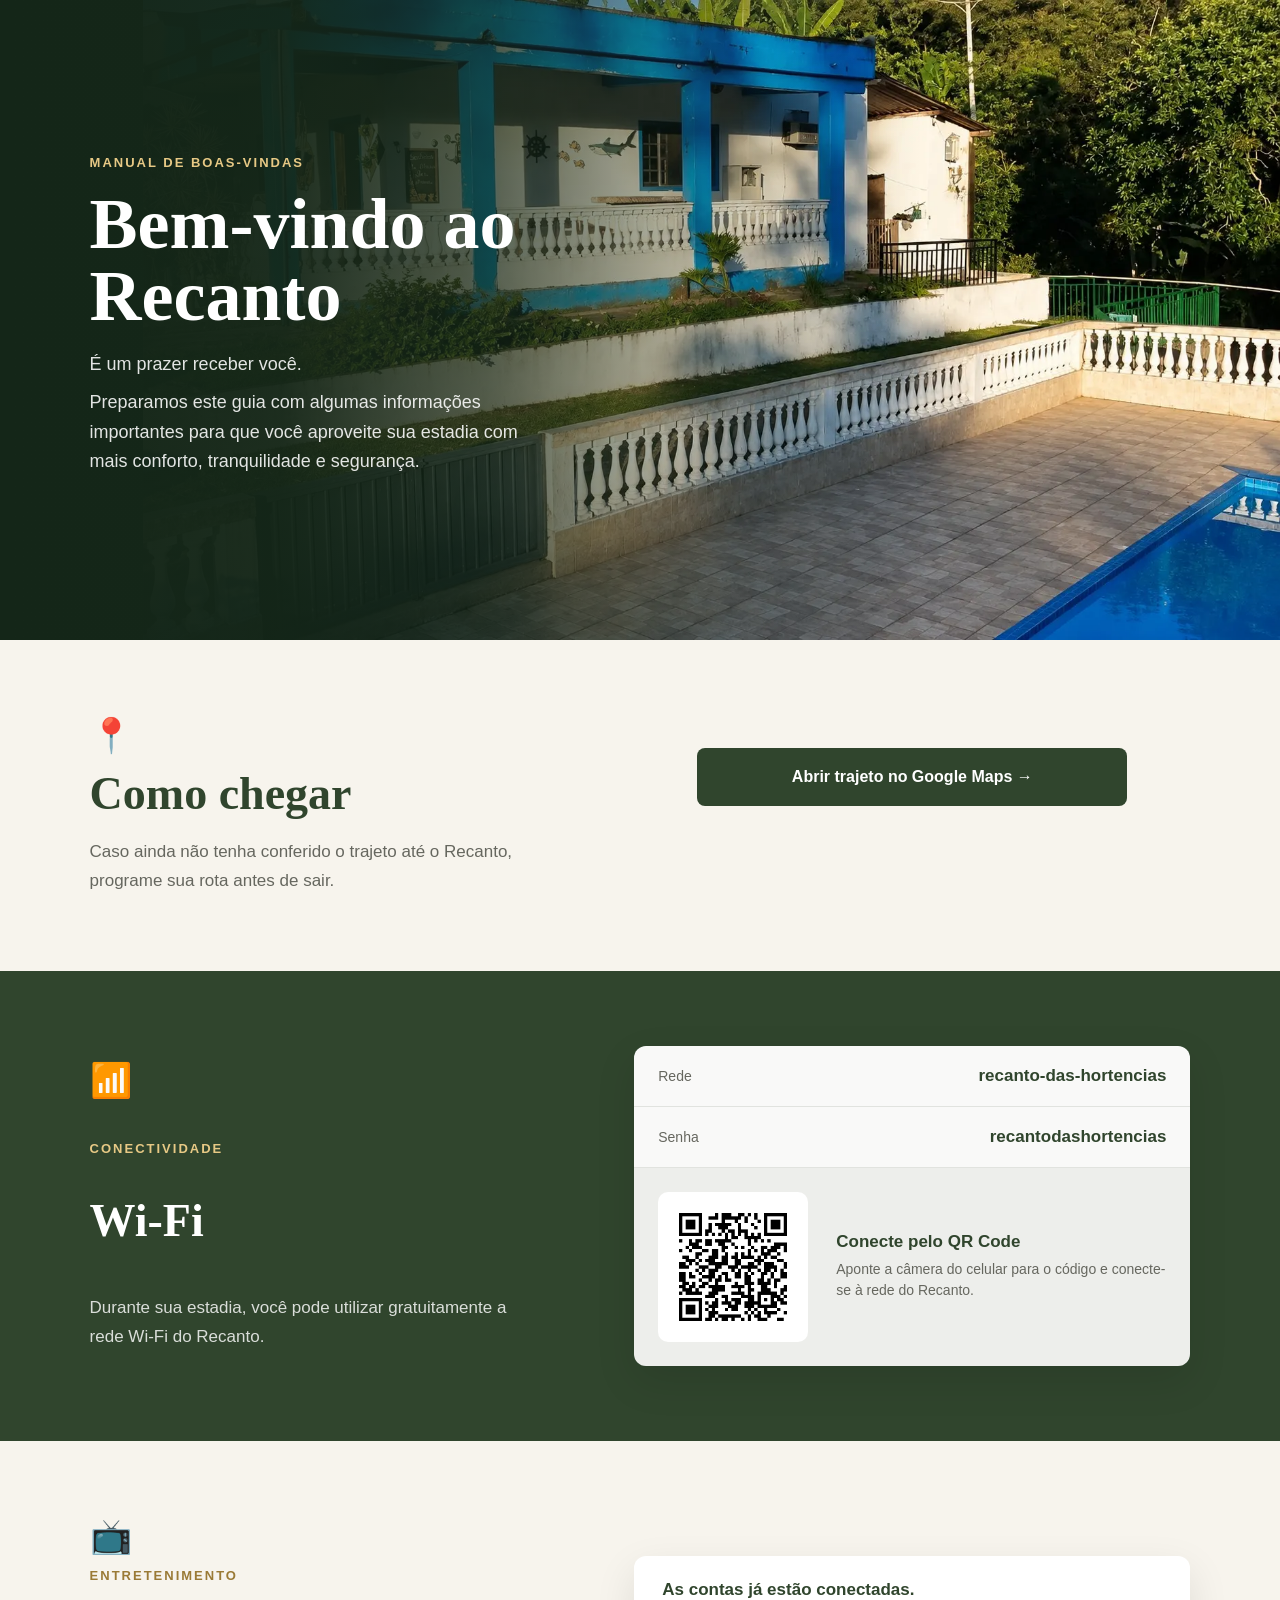
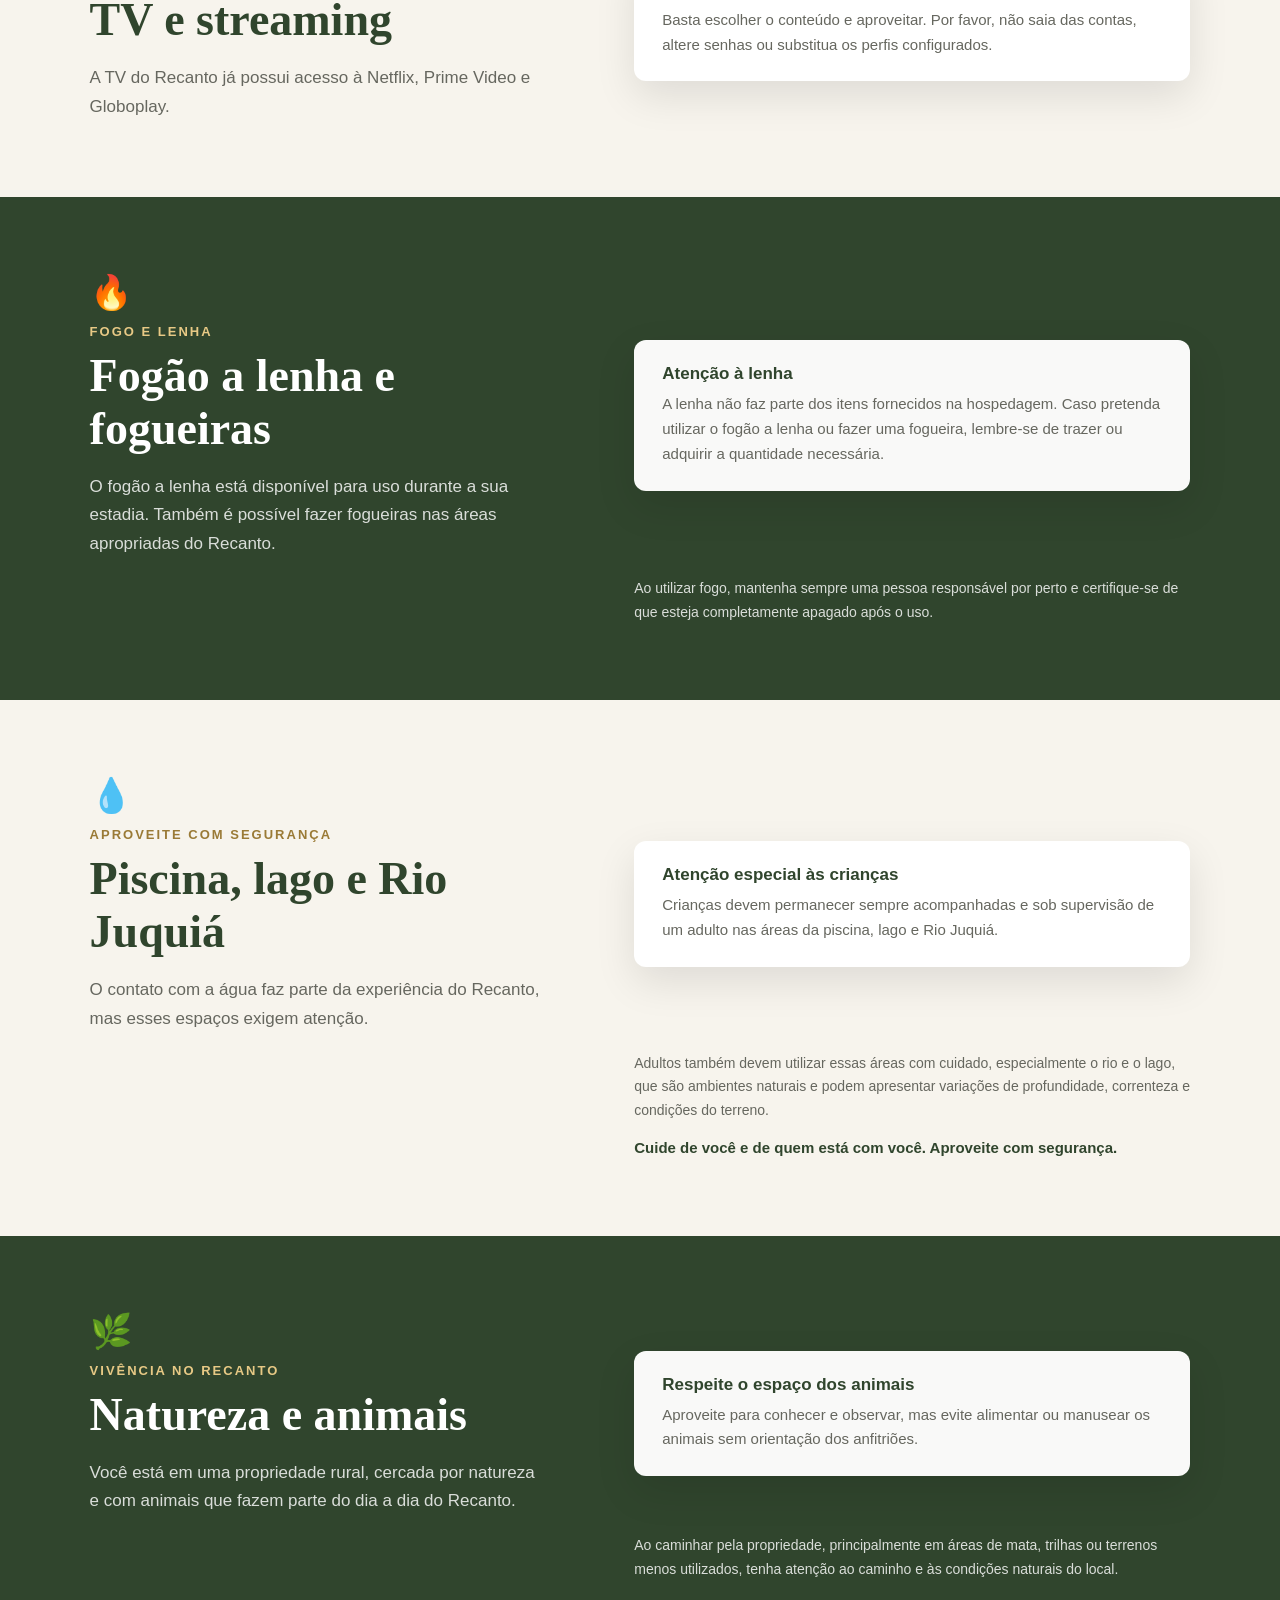
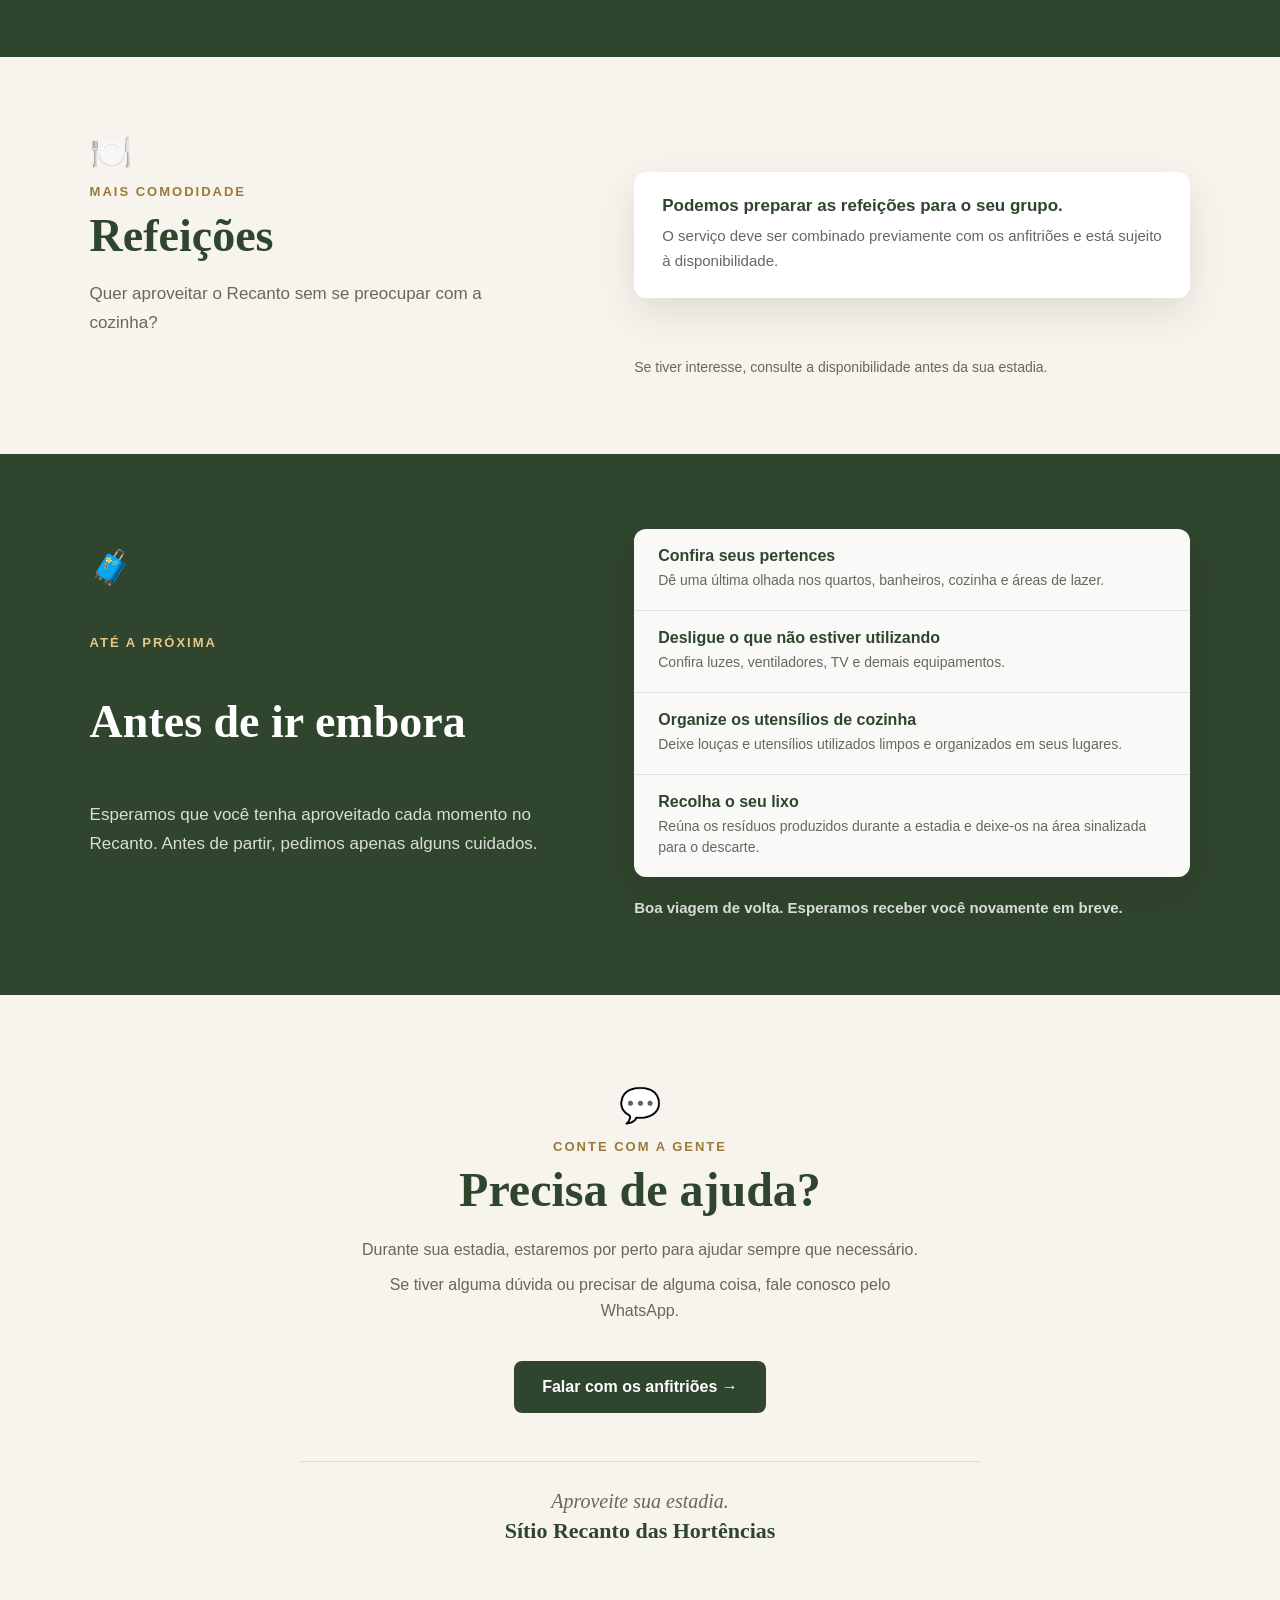
<file: manual-de-boas-vindas-recanto-das-hortencias.html>
<!DOCTYPE html>
<html lang="pt-BR">

<head>
    <meta charset="UTF-8">
    <meta name="viewport" content="width=device-width, initial-scale=1.0">

    <title>Bem-vindo ao Recanto | Sítio Recanto das Hortências</title>

    <meta name="robots" content="noindex, nofollow">
    <meta name="theme-color" content="#30452d">

    <link rel="stylesheet" href="style.css">
</head>

<body>

    <main class="manual-hospede">

        <section class="manual-capa">
            <div class="manual-capa-conteudo">

                <span class="section-tag">Manual de boas-vindas</span>

                <h1>Bem-vindo ao Recanto</h1>

                <p>
                    É um prazer receber você.
                </p>

                <p>
                    Preparamos este guia com algumas informações importantes
                    para que você aproveite sua estadia com mais conforto,
                    tranquilidade e segurança.
                </p>

            </div>
        </section>


        <section class="manual-bloco manual-localizacao">

            <div class="manual-bloco-conteudo">

                <span class="manual-icone">📍</span>

                <h2>Como chegar</h2>

                <p>
                    Caso ainda não tenha conferido o trajeto até o Recanto,
                    programe sua rota antes de sair.
                </p>

                <a
                    href="https://www.google.com/maps/dir/?api=1&destination=-23.9330812,-47.1073672"
                    class="btn-primary"
                    target="_blank"
                    rel="noopener"
                >
                    Abrir trajeto no Google Maps →
                </a>

            </div>

        </section>
        <section class="manual-bloco manual-wifi">

            <div class="manual-bloco-conteudo">

                <span class="manual-icone">📶</span>

                <span class="section-tag">Conectividade</span>

                <h2>Wi-Fi</h2>

                <p>
                    Durante sua estadia, você pode utilizar gratuitamente
                    a rede Wi-Fi do Recanto.
                </p>

               <div class="wifi-dados">

    <div class="wifi-dado">
        <span>Rede</span>
        <strong>recanto-das-hortencias</strong>
    </div>

    <div class="wifi-dado">
        <span>Senha</span>
        <strong>recantodashortencias</strong>
    </div>

    <div class="wifi-qrcode">

        <img
            src="assets/images/qrcode-wifi-recanto.png"
            alt="QR Code para conectar ao Wi-Fi do Recanto"
        >

        <div class="wifi-qrcode-texto">
            <strong>Conecte pelo QR Code</strong>
            <span>
                Aponte a câmera do celular para o código
                e conecte-se à rede do Recanto.
            </span>
        </div>

    </div>

</div>

            </div>

        </section>

        <section class="manual-bloco manual-streaming">

            <div class="manual-bloco-conteudo">

                <span class="manual-icone">📺</span>

                <span class="section-tag">Entretenimento</span>

                <h2>TV e streaming</h2>

                <p>
                    A TV do Recanto já possui acesso à Netflix,
                    Prime Video e Globoplay.
                </p>

                <div class="streaming-aviso">
                    <strong>As contas já estão conectadas.</strong>

                    <span>
                        Basta escolher o conteúdo e aproveitar.
                        Por favor, não saia das contas, altere senhas
                        ou substitua os perfis configurados.
                    </span>
                </div>

            </div>

        </section>
        <section class="manual-bloco manual-lenha">

            <div class="manual-bloco-conteudo">

                <span class="manual-icone">🔥</span>

                <span class="section-tag">Fogo e lenha</span>

                <h2>Fogão a lenha e fogueiras</h2>

                <p>
                    O fogão a lenha está disponível para uso durante a sua estadia.
                    Também é possível fazer fogueiras nas áreas apropriadas do Recanto.
                </p>

                <div class="lenha-aviso">

                    <strong>Atenção à lenha</strong>

                    <span>
                        A lenha não faz parte dos itens fornecidos na hospedagem.
                        Caso pretenda utilizar o fogão a lenha ou fazer uma fogueira,
                        lembre-se de trazer ou adquirir a quantidade necessária.
                    </span>

                </div>

                <p class="lenha-seguranca">
                    Ao utilizar fogo, mantenha sempre uma pessoa responsável por perto
                    e certifique-se de que esteja completamente apagado após o uso.
                </p>

            </div>

        </section>
        <section class="manual-bloco manual-agua">

            <div class="manual-bloco-conteudo">

                <span class="manual-icone">💧</span>

                <span class="section-tag">Aproveite com segurança</span>

                <h2>Piscina, lago e Rio Juquiá</h2>

                <p>
                    O contato com a água faz parte da experiência do Recanto,
                    mas esses espaços exigem atenção.
                </p>

                <div class="agua-aviso">

                    <strong>Atenção especial às crianças</strong>

                    <span>
                        Crianças devem permanecer sempre acompanhadas e sob
                        supervisão de um adulto nas áreas da piscina,
                        lago e Rio Juquiá.
                    </span>

                </div>

                <p class="agua-seguranca">
                    Adultos também devem utilizar essas áreas com cuidado,
                    especialmente o rio e o lago, que são ambientes naturais
                    e podem apresentar variações de profundidade, correnteza
                    e condições do terreno.
                </p>

                <p class="agua-destaque">
                    Cuide de você e de quem está com você. Aproveite com segurança.
                </p>

            </div>

        </section>
        <section class="manual-bloco manual-natureza">

            <div class="manual-bloco-conteudo">

                <span class="manual-icone">🌿</span>

                <span class="section-tag">Vivência no Recanto</span>

                <h2>Natureza e animais</h2>

                <p>
                    Você está em uma propriedade rural, cercada por natureza
                    e com animais que fazem parte do dia a dia do Recanto.
                </p>

                <div class="natureza-aviso">

                    <strong>Respeite o espaço dos animais</strong>

                    <span>
                        Aproveite para conhecer e observar, mas evite alimentar
                        ou manusear os animais sem orientação dos anfitriões.
                    </span>

                </div>

                <p class="natureza-cuidado">
                    Ao caminhar pela propriedade, principalmente em áreas de mata,
                    trilhas ou terrenos menos utilizados, tenha atenção ao caminho
                    e às condições naturais do local.
                </p>

            </div>

        </section>
        <section class="manual-bloco manual-refeicoes">

            <div class="manual-bloco-conteudo">

                <span class="manual-icone">🍽️</span>

                <span class="section-tag">Mais comodidade</span>

                <h2>Refeições</h2>

                <p>
                    Quer aproveitar o Recanto sem se preocupar com a cozinha?
                </p>

                <div class="refeicoes-aviso">

                    <strong>Podemos preparar as refeições para o seu grupo.</strong>

                    <span>
                        O serviço deve ser combinado previamente com os anfitriões
                        e está sujeito à disponibilidade.
                    </span>

                </div>

                <p class="refeicoes-observacao">
                    Se tiver interesse, consulte a disponibilidade antes da sua estadia.
                </p>

            </div>

        </section>
        <section class="manual-bloco manual-saida">

    <div class="manual-bloco-conteudo">

        <span class="manual-icone">🧳</span>

        <span class="section-tag">Até a próxima</span>

        <h2>Antes de ir embora</h2>

        <p>
            Esperamos que você tenha aproveitado cada momento no Recanto.
            Antes de partir, pedimos apenas alguns cuidados.
        </p>

        <div class="saida-lista">

            <div class="saida-item">
                <strong>Confira seus pertences</strong>
                <span>
                    Dê uma última olhada nos quartos, banheiros,
                    cozinha e áreas de lazer.
                </span>
            </div>

            <div class="saida-item">
                <strong>Desligue o que não estiver utilizando</strong>
                <span>
                    Confira luzes, ventiladores, TV e demais equipamentos.
                </span>
            </div>

            <div class="saida-item">
                <strong>Organize os utensílios de cozinha</strong>
                <span>
                    Deixe louças e utensílios utilizados limpos
                    e organizados em seus lugares.
                </span>
            </div>

            <div class="saida-item">
                <strong>Recolha o seu lixo</strong>
                <span>
                    Reúna os resíduos produzidos durante a estadia
                    e deixe-os na área sinalizada para o descarte.
                </span>
            </div>

        </div>

        <p class="saida-despedida">
            Boa viagem de volta. Esperamos receber você novamente em breve.
        </p>

    </div>

</section>
<section class="manual-contato">

    <div class="manual-contato-conteudo">

        <span class="manual-icone">💬</span>

        <span class="section-tag">Conte com a gente</span>

        <h2>Precisa de ajuda?</h2>

        <p>
            Durante sua estadia, estaremos por perto para ajudar
            sempre que necessário.
        </p>

        <p>
            Se tiver alguma dúvida ou precisar de alguma coisa,
            fale conosco pelo WhatsApp.
        </p>

        <a
            href="https://wa.me/5511910643715"
            class="manual-contato-botao"
            target="_blank"
            rel="noopener"
        >
            Falar com os anfitriões →
        </a>

        <div class="manual-despedida">
            <span>Aproveite sua estadia.</span>
            <strong>Sítio Recanto das Hortências</strong>
        </div>

    </div>

</section>

    </main>

</body>

</html>
</file>
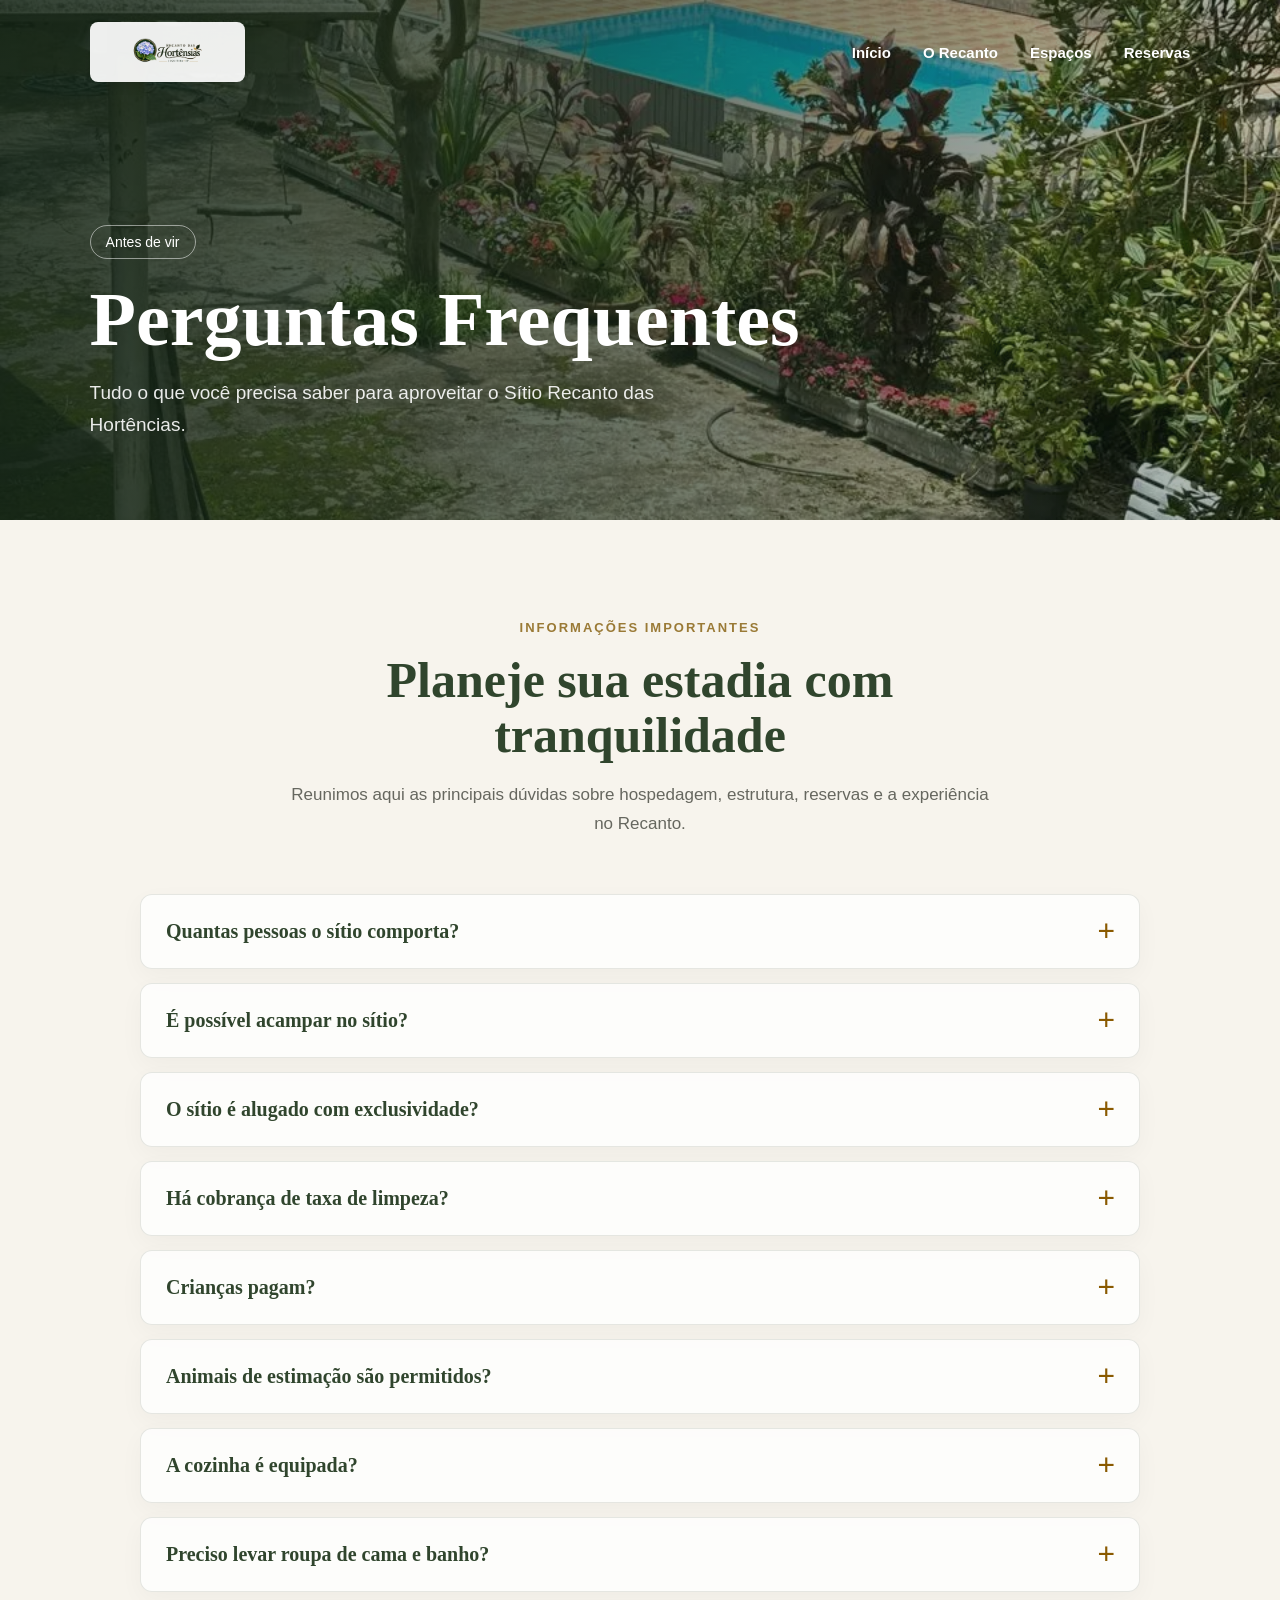
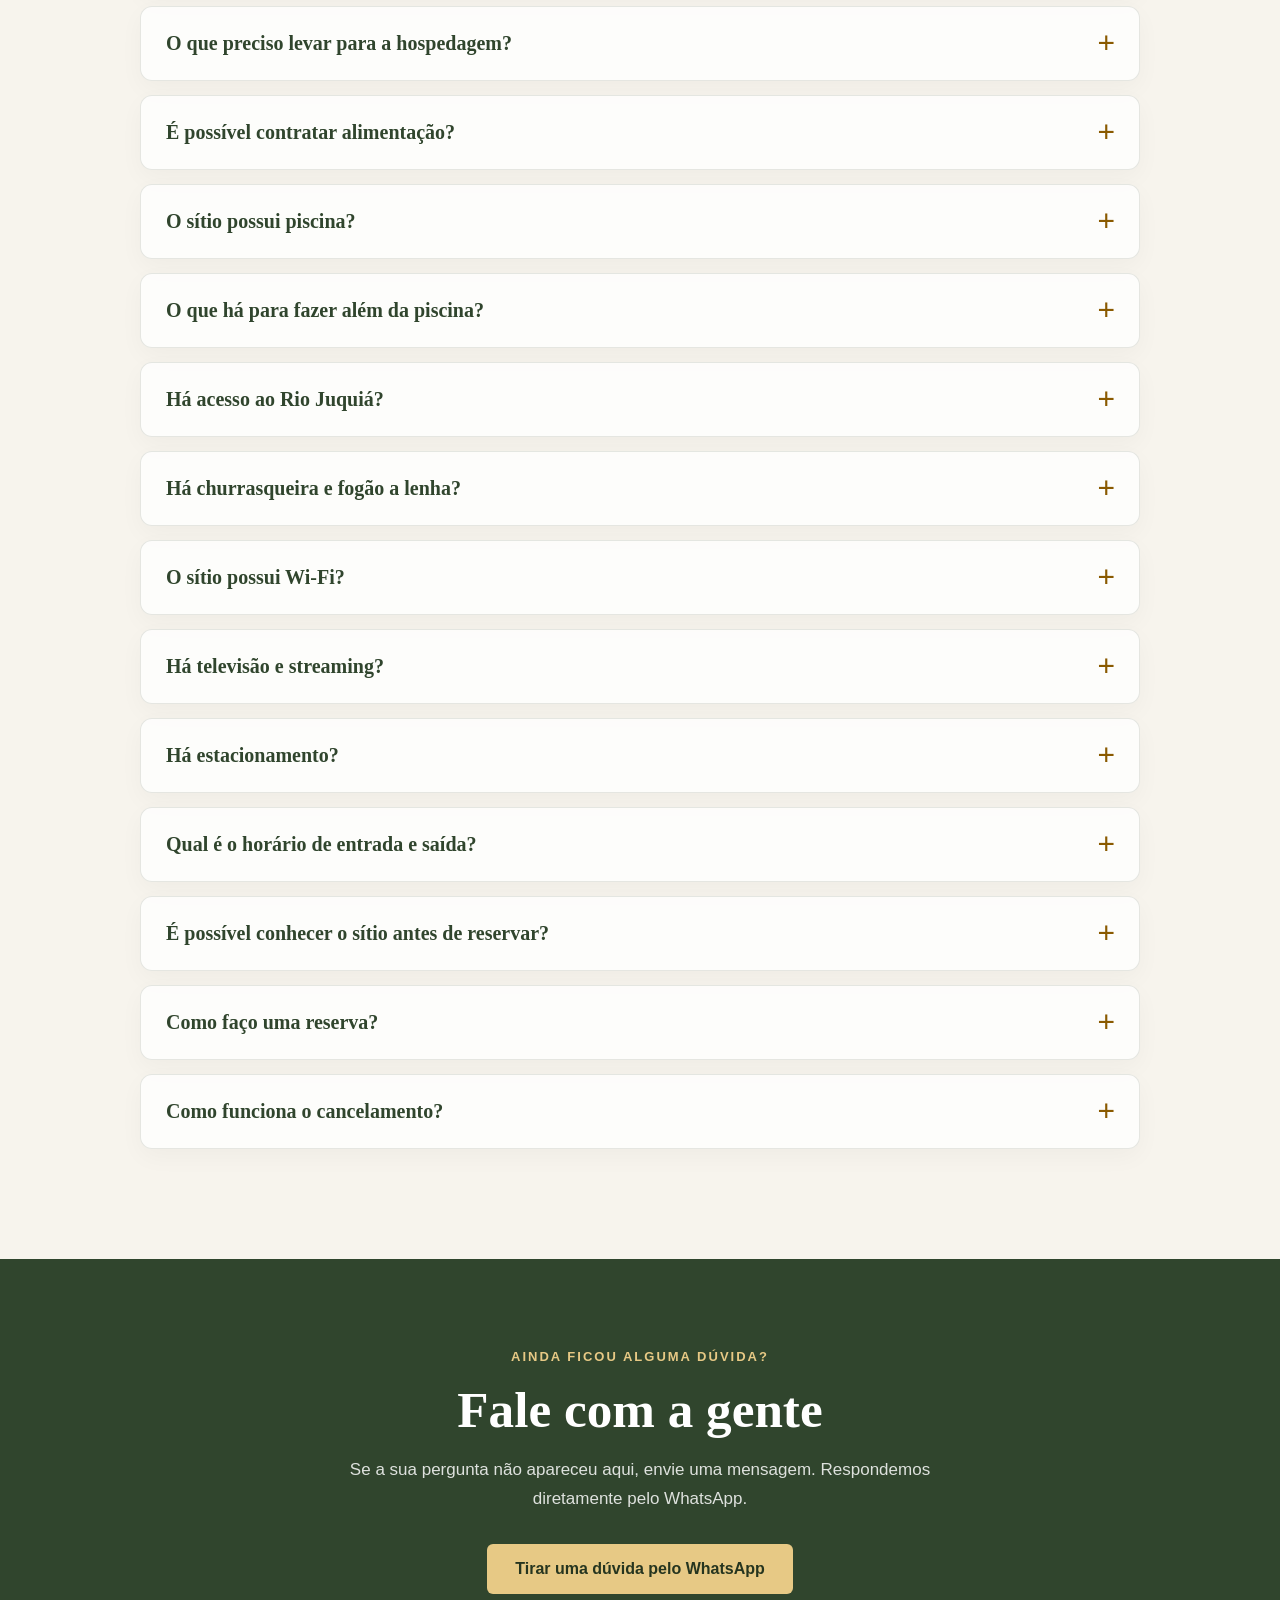
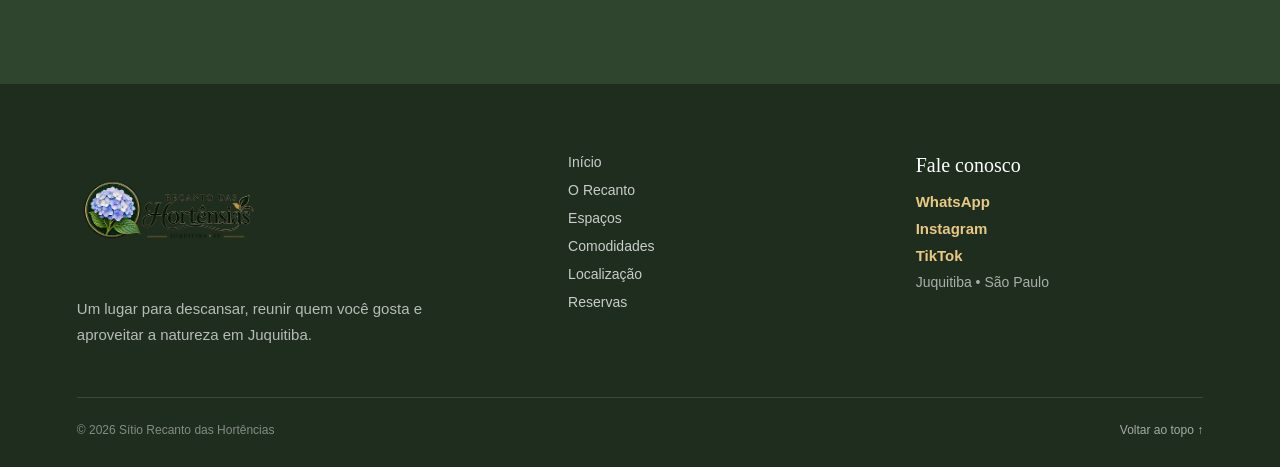
<file: perguntas-frequentes.html>
<!DOCTYPE html>
<html lang="pt-BR">
<head>
<script async src="https://www.googletagmanager.com/gtag/js?id=G-50EWF7G83Y"></script>
<script>
window.dataLayer = window.dataLayer || [];
function gtag(){dataLayer.push(arguments);}
gtag("js", new Date());
gtag("config", "G-50EWF7G83Y");
</script>
<meta charset="UTF-8">
<meta name="viewport" content="width=device-width, initial-scale=1.0">
<title>Perguntas Frequentes | Sítio Recanto das Hortências</title>
<meta name="description" content="Tire suas dúvidas sobre hospedagem, capacidade, acampamento, crianças, pets, cozinha, horários, reservas e cancelamentos no Sítio Recanto das Hortências, em Juquitiba - SP.">
<meta name="robots" content="index, follow">
<meta name="theme-color" content="#30452d">
<meta property="og:title" content="Perguntas Frequentes | Sítio Recanto das Hortências">
<meta property="og:description" content="Informações importantes para planejar sua estadia no Sítio Recanto das Hortências, em Juquitiba - SP.">
<meta property="og:type" content="website">
<meta property="og:locale" content="pt_BR">
<meta property="og:site_name" content="Sítio Recanto das Hortências">
<meta property="og:url" content="https://sitiorecantodashortencias.com.br/perguntas-frequentes.html">
<meta property="og:image" content="https://sitiorecantodashortencias.com.br/assets/images/piscina4.webp">
<meta property="og:image:alt" content="Piscina e área externa do Sítio Recanto das Hortências em Juquitiba, São Paulo">
<meta name="twitter:card" content="summary_large_image">
<meta name="twitter:title" content="Perguntas Frequentes | Sítio Recanto das Hortências">
<meta name="twitter:description" content="Tudo o que você precisa saber para planejar sua estadia no Recanto.">
<meta name="twitter:image" content="https://sitiorecantodashortencias.com.br/assets/images/piscina4.webp">
<link rel="canonical" href="https://sitiorecantodashortencias.com.br/perguntas-frequentes.html">
<link rel="stylesheet" href="style.css">
<link rel="icon" type="image/png" href="assets/icons/favicon.png">
<script type="application/ld+json">{
"@context":"https://schema.org",
"@type":"FAQPage",
"mainEntity":[
{"@type":"Question","name":"Quantas pessoas o sítio comporta?","acceptedAnswer":{"@type":"Answer","text":"A casa possui 4 quartos, cada um com uma cama de casal e uma cama de solteiro, totalizando 12 leitos em camas. Com colchões extras, a casa acomoda até 20 pessoas. Para grupos maiores, também é possível utilizar a área de acampamento, mediante consulta prévia de disponibilidade, configuração e condições."}},
{"@type":"Question","name":"É possível acampar no sítio?","acceptedAnswer":{"@type":"Answer","text":"Sim. O Recanto possui uma área destinada a acampamento, que também permite receber grupos maiores do que a capacidade de hospedagem da casa. Os hóspedes devem trazer suas próprias barracas e equipamentos de camping. Para grupos com mais de 20 pessoas, pedimos que consulte previamente a disponibilidade e as condições."}},
{"@type":"Question","name":"O sítio é alugado com exclusividade?","acceptedAnswer":{"@type":"Answer","text":"Sim. A reserva do Recanto é exclusiva para o grupo. Não hospedamos grupos desconhecidos simultaneamente na propriedade durante a mesma reserva."}},
{"@type":"Question","name":"Há cobrança de taxa de limpeza?","acceptedAnswer":{"@type":"Answer","text":"Sim. É cobrada uma taxa única de limpeza de R$ 200 por reserva. A cobrança é destinada à limpeza geral e à preparação do Recanto entre uma hospedagem e outra. A taxa não substitui os cuidados básicos durante a estadia: antes da saída, pedimos que os hóspedes deixem os utensílios de cozinha utilizados limpos e organizados e recolham o próprio lixo, deixando-o na área indicada para descarte."}},
{"@type":"Question","name":"Animais de estimação são permitidos?","acceptedAnswer":{"@type":"Answer","text":"Sim. Animais de pequeno e médio porte são bem-vindos, desde que seus responsáveis estejam atentos à presença de outros animais que vivem na propriedade, inclusive cães."}},
{"@type":"Question","name":"Como faço uma reserva?","acceptedAnswer":{"@type":"Answer","text":"A consulta é feita pelo WhatsApp. Após a confirmação da disponibilidade e das condições da hospedagem, a reserva é formalizada mediante pagamento do sinal e assinatura do contrato."}},
{"@type":"Question","name":"Como funciona o cancelamento?","acceptedAnswer":{"@type":"Answer","text":"Com 60 dias ou mais de antecedência, devolvemos 50% do valor pago como sinal. Entre 30 e 59 dias, a devolução é de 20% do sinal. Para cancelamentos com menos de 30 dias, os valores poderão ser retidos total ou parcialmente. Caso o período seja reservado novamente, a devolução poderá ser reavaliada."}}
]}</script>
</head>
<body>
<header class="topo topo-interno">
<div class="logo"><a href="index.html" aria-label="Ir para a página inicial"><img src="assets/images/logo-recanto-hortencias.webp" alt="Sítio Recanto das Hortências" width="400" height="267"></a></div>
<nav aria-label="Menu principal"><a href="index.html">Início</a><a href="index.html#recanto">O Recanto</a><a href="index.html#estrutura">Espaços</a><a href="index.html#contato">Reservas</a></nav>
</header>
<main>
<section class="faq-hero"><div class="faq-hero-overlay" aria-hidden="true"></div><div class="faq-hero-conteudo"><span class="hero-tag">Antes de vir</span><h1>Perguntas Frequentes</h1><p>Tudo o que você precisa saber para aproveitar o Sítio Recanto das Hortências.</p></div></section>
<section class="faq"><div class="faq-intro"><span class="section-tag">Informações importantes</span><h2>Planeje sua estadia com tranquilidade</h2><p>Reunimos aqui as principais dúvidas sobre hospedagem, estrutura, reservas e a experiência no Recanto.</p></div>
<div class="faq-lista">
<details class="faq-item"><summary>Quantas pessoas o sítio comporta?</summary><div class="faq-resposta"><p>A casa possui <strong>4 quartos</strong>, cada um com uma cama de casal e uma cama de solteiro, totalizando <strong>12 leitos em camas</strong>.</p><p>Com colchões extras, a casa acomoda <strong>até 20 pessoas</strong>. Para grupos maiores, também é possível utilizar a área de acampamento. Nesses casos, a configuração, a disponibilidade e as condições devem ser consultadas previamente.</p></div></details><details class="faq-item"><summary>É possível acampar no sítio?</summary><div class="faq-resposta"><p>Sim. O Recanto possui uma área destinada a acampamento, que também permite receber grupos maiores do que a capacidade de hospedagem da casa.</p><p>Os hóspedes devem trazer suas próprias barracas e equipamentos de camping. Para grupos com mais de 20 pessoas, pedimos que consulte previamente a disponibilidade e as condições.</p></div></details><details class="faq-item"><summary>O sítio é alugado com exclusividade?</summary><div class="faq-resposta"><p>Sim. A reserva do Recanto é <strong>exclusiva para o seu grupo</strong>. Não hospedamos grupos desconhecidos simultaneamente na propriedade durante a mesma reserva.</p></div></details><details class="faq-item"><summary>Há cobrança de taxa de limpeza?</summary><div class="faq-resposta"><p>Sim. É cobrada uma <strong>taxa única de limpeza de R$ 200 por reserva</strong>. Essa cobrança é destinada à limpeza geral e à preparação do Recanto entre uma hospedagem e outra, para que o espaço seja entregue limpo e organizado ao próximo grupo.</p><p>A taxa não substitui os cuidados básicos durante a estadia. Antes da saída, pedimos que os hóspedes deixem os utensílios de cozinha utilizados <strong>limpos e organizados</strong> e recolham o próprio lixo, deixando-o na área indicada para descarte.</p></div></details><details class="faq-item"><summary>Crianças pagam?</summary><div class="faq-resposta"><p>Crianças de até 5 anos não pagam. Por estarmos em uma propriedade rural, com piscina, rio e áreas naturais, as crianças devem permanecer sempre sob a supervisão de seus responsáveis.</p></div></details><details class="faq-item"><summary>Animais de estimação são permitidos?</summary><div class="faq-resposta"><p>Sim. Animais de pequeno e médio porte são bem-vindos. É importante lembrar que outros animais vivem na propriedade, inclusive cães.</p><p>Apesar de dóceis e acostumados ao ambiente, são animais e podem reagir naturalmente à presença de outros pets. Por isso, cada hóspede é responsável por acompanhar e cuidar do seu animal durante toda a estadia.</p></div></details><details class="faq-item"><summary>A cozinha é equipada?</summary><div class="faq-resposta"><p>Sim. A cozinha é preparada para que os hóspedes possam fazer suas refeições, com louças, panelas, talheres e utensílios, além de geladeira, freezer, fogão com forno, liquidificador, air fryer e outros itens de uso cotidiano.</p><p>O Recanto também possui cozinha caipira com fogão a lenha.</p></div></details><details class="faq-item"><summary>Preciso levar roupa de cama e banho?</summary><div class="faq-resposta"><p>Sim. Disponibilizamos as camas e colchões, mas cada hóspede deve levar sua própria roupa de cama e banho.</p></div></details><details class="faq-item"><summary>O que preciso levar para a hospedagem?</summary><div class="faq-resposta"><p>Além dos itens pessoais, recomendamos trazer roupas de cama e banho, itens de higiene pessoal, toalhas para piscina e rio e a alimentação que será consumida durante a estadia.</p></div></details><details class="faq-item"><summary>É possível contratar alimentação?</summary><div class="faq-resposta"><p>Sim. Mediante combinação prévia e disponibilidade, é possível contratar separadamente o Serviço de Alimentação do Recanto. Nesse caso, combinamos antecipadamente as refeições e a forma de fornecimento dos alimentos.</p></div></details><details class="faq-item"><summary>O sítio possui piscina?</summary><div class="faq-resposta"><p>Sim. Temos piscina integrada à área externa da casa e aos espaços de convivência.</p></div></details><details class="faq-item"><summary>O que há para fazer além da piscina?</summary><div class="faq-resposta"><p>O Recanto possui mesa de sinuca, churrasqueiras, cozinha caipira, jardins, áreas de convivência e acesso ao Rio Juquiá.</p><p>Também queremos proporcionar a experiência de estar em um sítio de verdade. Dependendo da rotina da propriedade, os hóspedes podem acompanhar ou participar de atividades como alimentar os animais, cuidar da horta e conhecer um pouco do nosso dia a dia.</p></div></details><details class="faq-item"><summary>Há acesso ao Rio Juquiá?</summary><div class="faq-resposta"><p>Sim. O Rio Juquiá passa em frente à propriedade e faz parte da experiência do Recanto. É possível aproveitar a margem, pescar e tomar banho de rio, sempre com os cuidados próprios de um ambiente natural.</p></div></details><details class="faq-item"><summary>Há churrasqueira e fogão a lenha?</summary><div class="faq-resposta"><p>Sim. O Recanto possui duas churrasqueiras e cozinha caipira com fogão a lenha. A churrasqueira fica disponível aos hóspedes durante a estadia.</p></div></details><details class="faq-item"><summary>O sítio possui Wi-Fi?</summary><div class="faq-resposta"><p>Sim. Há Wi-Fi disponível para os hóspedes.</p></div></details><details class="faq-item"><summary>Há televisão e streaming?</summary><div class="faq-resposta"><p>Sim. A casa possui TV e disponibilizamos acesso a serviços de streaming, como Netflix e Amazon Prime.</p></div></details><details class="faq-item"><summary>Há estacionamento?</summary><div class="faq-resposta"><p>Sim. Há estacionamento dentro da propriedade com espaço para vários veículos.</p></div></details><details class="faq-item"><summary>Qual é o horário de entrada e saída?</summary><div class="faq-resposta"><p>Para finais de semana comuns, o check-in é a partir das <strong>18h de sexta-feira</strong> e o check-out até as <strong>18h de domingo</strong>.</p><p>Para feriados prolongados e períodos especiais, consulte a disponibilidade e os horários no momento da reserva.</p></div></details><details class="faq-item"><summary>É possível conhecer o sítio antes de reservar?</summary><div class="faq-resposta"><p>Sim. As visitas são bem-vindas e podem ser realizadas mediante agendamento prévio.</p></div></details><details class="faq-item"><summary>Como faço uma reserva?</summary><div class="faq-resposta"><p>Entre em contato conosco pelo WhatsApp informando a data desejada e a quantidade de hóspedes. Após confirmarmos a disponibilidade e as condições da hospedagem, a reserva é formalizada mediante pagamento do sinal e assinatura do contrato.</p></div></details><details class="faq-item"><summary>Como funciona o cancelamento?</summary><div class="faq-resposta"><p>Com 60 dias ou mais de antecedência, devolvemos 50% do valor pago como sinal. Entre 30 e 59 dias, a devolução é de 20% do sinal. Para cancelamentos com menos de 30 dias, os valores poderão ser retidos total ou parcialmente.</p><p>Caso o período seja reservado novamente por outro hóspede, a devolução poderá ser reavaliada. Situações excepcionais também poderão ser analisadas individualmente.</p></div></details></div></section>
<section class="faq-cta"><div class="faq-cta-conteudo"><span class="section-tag">Ainda ficou alguma dúvida?</span><h2>Fale com a gente</h2><p>Se a sua pergunta não apareceu aqui, envie uma mensagem. Respondemos diretamente pelo WhatsApp.</p><a href="https://wa.me/5511910643715?text=Ol%C3%A1!%20Estive%20na%20p%C3%A1gina%20de%20perguntas%20frequentes%20e%20gostaria%20de%20tirar%20uma%20d%C3%BAvida%20sobre%20o%20S%C3%ADtio%20Recanto%20das%20Hort%C3%AAncias." target="_blank" rel="noopener noreferrer" class="btn-whatsapp">Tirar uma dúvida pelo WhatsApp</a></div></section>
</main>
<footer class="footer"><div class="footer-conteudo"><div class="footer-marca"><img src="assets/images/logo-recanto-hortencias.webp" alt="Sítio Recanto das Hortências" class="footer-logo" loading="lazy" decoding="async"><p>Um lugar para descansar, reunir quem você gosta e aproveitar a natureza em Juquitiba.</p></div><nav class="footer-links" aria-label="Links do rodapé"><a href="index.html">Início</a><a href="index.html#recanto">O Recanto</a><a href="index.html#estrutura">Espaços</a><a href="index.html#comodidades">Comodidades</a><a href="index.html#localizacao">Localização</a><a href="index.html#contato">Reservas</a></nav><div class="footer-contato"><strong>Fale conosco</strong><a href="https://wa.me/5511910643715?text=Ol%C3%A1!%20Gostaria%20de%20consultar%20a%20disponibilidade%20do%20S%C3%ADtio%20Recanto%20das%20Hort%C3%AAncias." target="_blank" rel="noopener noreferrer">WhatsApp</a><a href="https://www.instagram.com/sitio.recanto.das.hortensias/" target="_blank" rel="noopener noreferrer">Instagram</a><a href="https://www.tiktok.com/@recanto.das.hortencias" target="_blank" rel="noopener noreferrer">TikTok</a><span>Juquitiba • São Paulo</span></div></div><div class="footer-final"><span>© 2026 Sítio Recanto das Hortências</span><a href="#">Voltar ao topo ↑</a></div></footer>
<script src="script.js" defer></script>
</body></html>
</file>
<file: style.css>
:root {
    --verde-900: #1f2d1f;
    --verde-800: #26351f;
    --verde-700: #30452d;
    --verde-600: #425b3b;
    --dourado: #e7c985;
    --dourado-escuro: #9a7a36;
    --bege: #f7f4ed;
    --bege-2: #ebe8df;
    --texto: #2d3328;
    --texto-suave: #66675f;
    --branco: #ffffff;
    --sombra: 0 15px 40px rgba(0, 0, 0, 0.10);
    --raio: 10px;
    --largura: 1200px;
    --largura-espacos: 1500px;
}

* {
    margin: 0;
    padding: 0;
    box-sizing: border-box;
}

html {
    scroll-behavior: smooth;
}

body {
    font-family: Arial, Helvetica, sans-serif;
    color: var(--texto);
    background: var(--bege);
    overflow-x: hidden;
}

img {
    max-width: 100%;
}

a {
    -webkit-tap-highlight-color: transparent;
}

/* =========================================================
   CABEÇALHO
   ========================================================= */

.topo {
    position: absolute;
    top: 0;
    left: 0;
    width: 100%;
    z-index: 20;
    display: flex;
    align-items: center;
    justify-content: space-between;
    padding: 22px 7%;
}

.logo {
    display: flex;
    align-items: center;
}

.logo a {
    display: inline-flex;
    align-items: center;
    justify-content: center;
    padding: 6px 10px;
    background: rgba(255, 255, 255, 0.92);
    border-radius: 8px;
    box-shadow: 0 3px 12px rgba(0, 0, 0, 0.10);
    transition: transform 0.2s ease, background 0.2s ease;
}

.logo a:hover {
    transform: translateY(-1px);
    background: rgba(255, 255, 255, 0.98);
}

.logo img {
    display: block;
    width: 135px;
    height: auto;
    max-height: 48px;
    object-fit: contain;
}

.topo nav {
    display: flex;
    align-items: center;
    gap: 32px;
}

.topo nav a {
    color: var(--branco);
    text-decoration: none;
    font-size: 15px;
    font-weight: 600;
    transition: opacity 0.2s ease;
}

.topo nav a:hover {
    opacity: 0.72;
}

/* =========================================================
   HERO
   ========================================================= */

.hero {
    position: relative;
    min-height: 92vh;
    display: flex;
    align-items: center;
    padding: 135px 7% 85px;

    /* A imagem antiga casa-piscina.jpg não existe mais no conjunto atual. */
    background-image: url("assets/images/casa-piscina.webp");
    background-size: cover;
    background-position: center;
}

.hero-overlay {
    position: absolute;
    inset: 0;
    background: linear-gradient(
        90deg,
        rgba(18, 36, 22, 0.84) 0%,
        rgba(18, 36, 22, 0.60) 46%,
        rgba(18, 36, 22, 0.18) 100%
    );
}

.hero-content {
    position: relative;
    z-index: 2;
    max-width: 650px;
    color: var(--branco);
}

.hero-tag {
    display: inline-block;
    margin-bottom: 22px;
    padding: 8px 15px;
    border: 1px solid rgba(255, 255, 255, 0.5);
    border-radius: 30px;
    font-size: 14px;
}

.hero h1 {
    margin-bottom: 25px;
    font-family: Georgia, "Times New Roman", serif;
    font-size: clamp(48px, 7vw, 88px);
    line-height: 0.98;
}

.hero p {
    max-width: 570px;
    font-size: 21px;
    line-height: 1.6;
    color: rgba(255, 255, 255, 0.92);
}

.hero-buttons {
    display: flex;
    flex-wrap: wrap;
    gap: 14px;
    margin-top: 34px;
}

.hero-buttons a {
    display: inline-flex;
    align-items: center;
    justify-content: center;
    padding: 15px 24px;
    border-radius: 5px;
    font-weight: 700;
    text-decoration: none;
    transition: transform 0.2s ease, background 0.2s ease, opacity 0.2s ease;
}

.hero-buttons a:hover {
    transform: translateY(-2px);
}

.btn-primary {
    background: var(--dourado);
    color: var(--verde-800);
}

.btn-secondary {
    border: 1px solid rgba(255, 255, 255, 0.82);
    color: var(--branco);
    background: rgba(255, 255, 255, 0.04);
}

/* =========================================================
   DESTAQUES
   ========================================================= */

.destaques {
    position: relative;
    z-index: 5;
    max-width: var(--largura);
    margin: -45px auto 80px;
    display: grid;
    grid-template-columns: repeat(4, 1fr);
    background: var(--branco);
    border-radius: var(--raio);
    box-shadow: var(--sombra);
    overflow: hidden;
}

.destaques div {
    padding: 28px;
    border-right: 1px solid #eeeeee;
}

.destaques div:last-child {
    border-right: none;
}

.destaques strong {
    display: block;
    margin-bottom: 8px;
    font-size: 17px;
    color: #314b2d;
}

.destaques span {
    font-size: 14px;
    line-height: 1.5;
    color: #666666;
}

/* =========================================================
   ELEMENTOS COMPARTILHADOS
   ========================================================= */

.section-tag {
    display: block;
    margin-bottom: 18px;
    color: var(--dourado-escuro);
    font-size: 13px;
    font-weight: 700;
    text-transform: uppercase;
    letter-spacing: 2px;
}

/* =========================================================
   O RECANTO
   ========================================================= */

.sobre-recanto {
    position: relative;

    width: min(1500px, calc(100% - 48px));
    min-height: 680px;

    margin: 100px auto;
    overflow: hidden;

    border-radius: 18px;
    box-shadow: 0 20px 50px rgba(0, 0, 0, 0.12);
}


/* Imagem principal */

.sobre-recanto-imagem {
    position: absolute;
    inset: 0;

    display: block;
    width: 100%;
    height: 100%;

    object-fit: cover;
    object-position: center;
}


/* Degradê para leitura do texto */

.sobre-recanto-overlay {
    position: absolute;
    inset: 0;
    z-index: 1;

    background:
        linear-gradient(
            90deg,
            rgba(17, 31, 20, 0.18) 0%,
            rgba(17, 31, 20, 0.30) 42%,
            rgba(17, 31, 20, 0.78) 100%
        );
}


/* Conteúdo sobre a imagem */

.sobre-recanto-conteudo {
    position: relative;
    z-index: 2;

    width: min(520px, 42%);
    margin-left: auto;

    padding: 90px 70px;

    color: var(--branco);
}


/* Tag */

.sobre-recanto .section-tag {
    color: var(--dourado);
}


/* Título */

.sobre-recanto-conteudo h2 {
    margin-bottom: 26px;

    font-family: Georgia, "Times New Roman", serif;
    font-size: clamp(42px, 4vw, 58px);
    line-height: 1.05;

    color: var(--branco);
}


/* Textos */

.sobre-recanto-conteudo p {
    margin-bottom: 18px;

    font-size: 16px;
    line-height: 1.75;

    color: rgba(255, 255, 255, 0.88);
}


.sobre-recanto-conteudo .sobre-recanto-destaque {
    font-size: 19px;
    line-height: 1.65;

    color: var(--branco);
}


/* Frase final */

.sobre-recanto-frase {
    margin-top: 30px;
    padding-left: 20px;

    border-left: 3px solid var(--dourado);

    font-family: Georgia, "Times New Roman", serif;
    font-size: 25px;
    font-style: italic;

    color: var(--branco);
}

/* =========================================================
   ESPAÇOS E ESTRUTURA
   Seção única que substitui os blocos antigos de Estrutura/Galeria
   ========================================================= */

.espacos {
    width: min(var(--largura-espacos), calc(100% - 48px));
    margin: 0 auto;
    padding: 105px 0 30px;
}

.espacos-header {
    max-width: 720px;
    margin: 0 auto 90px;
    text-align: center;
}

.espacos-header h2 {
    margin: 12px 0 18px;
    font-family: Georgia, "Times New Roman", serif;
    font-size: 48px;
    line-height: 1.1;
    color: var(--verde-700);
}

.espacos-header p {
    font-size: 18px;
    line-height: 1.7;
    color: var(--texto-suave);
}

/* Desktop: fotos ocupam cerca de 75% e texto cerca de 25%. */
.espaco-item {
    width: 100%;
    display: grid;
    grid-template-columns: minmax(0, 3fr) minmax(240px, 1fr);
    grid-template-areas: "imagem texto";
    align-items: center;
    column-gap: clamp(28px, 3vw, 56px);
    margin-bottom: 135px;
}

.espaco-item .espaco-imagem {
    grid-area: imagem;
    min-width: 0;
}

.espaco-item .espaco-texto {
    grid-area: texto;
    min-width: 0;
}

/* Alternância sem depender de order. */
.espaco-item.espaco-invertido {
    grid-template-columns: minmax(240px, 1fr) minmax(0, 3fr);
    grid-template-areas: "texto imagem";
}

.espaco-imagem {
    position: relative;
    width: 100%;
    border-radius: 18px;
}

/* Imagem única, para blocos que ainda não usam cartas. */
.espaco-imagem:not(.espaco-cartas) {
    overflow: hidden;
}

.espaco-imagem:not(.espaco-cartas) img {
    display: block;
    width: 100%;
    height: clamp(430px, 40vw, 610px);
    object-fit: cover;
    border-radius: 18px;
}

.espaco-texto {
    width: 100%;
    max-width: 340px;
}

.espaco-invertido .espaco-texto {
    justify-self: end;
}

.espaco-texto h3 {
    margin: 10px 0 18px;
    font-family: Georgia, "Times New Roman", serif;
    font-size: clamp(30px, 2.35vw, 38px);
    line-height: 1.15;
    color: var(--verde-700);
}

.espaco-texto p {
    margin: 0;
    font-size: 17px;
    line-height: 1.8;
    color: #5f625d;
}

/* =========================================================
   CARTAS DE IMAGENS
   ========================================================= */

.espaco-cartas {
    position: relative;
    width: 100%;
    height: clamp(540px, 43vw, 690px);
    overflow: visible;
}

.espaco-cartas .carta {
    position: absolute;
    top: 50%;
    left: 48%;
    width: 90%;
    height: 84%;
    display: block;
    object-fit: cover;
    border-radius: 20px;
    box-shadow: 0 20px 42px rgba(0, 0, 0, 0.16);
    transform-origin: center;
    transition: transform 0.35s ease, box-shadow 0.35s ease;
    cursor: zoom-in;
    will-change: transform;
}

/* Posição normal das quatro cartas. */
.espaco-cartas .carta-esquerda {
    z-index: 1;
    transform: translate(-58%, -50%) rotate(-6deg);
}

.espaco-cartas .carta-esquerda-centro {
    z-index: 2;
    transform: translate(-53%, -52%) rotate(-2.5deg);
}

.espaco-cartas .carta-direita {
    z-index: 3;
    transform: translate(-43%, -49%) rotate(5.5deg);
}

.espaco-cartas .carta-principal {
    z-index: 4;
    transform: translate(-50%, -50%);
}

/* Abre discretamente sem invadir a coluna de texto. */
@media (hover: hover) and (pointer: fine) {
    .espaco-cartas:hover .carta-esquerda {
        transform: translate(-64%, -50%) rotate(-7deg);
    }

    .espaco-cartas:hover .carta-esquerda-centro {
        transform: translate(-56%, -53%) rotate(-3deg);
    }

    .espaco-cartas:hover .carta-direita {
        transform: translate(-38%, -49%) rotate(6.5deg);
    }

    .espaco-cartas:hover .carta-principal {
        transform: translate(-48%, -51%) scale(1.015);
    }

    .espaco-cartas .carta:hover {
        z-index: 10;
        box-shadow: 0 25px 50px rgba(0, 0, 0, 0.24);
    }
}

/* =========================================================
   RESERVAS / CONTATO
   ========================================================= */

.contato {
    padding: 110px 6%;
    background: var(--verde-700);
    color: var(--branco);
}

.contato-conteudo {
    max-width: 760px;
    margin: 0 auto 60px;
    text-align: center;
}

.contato .section-tag {
    color: var(--dourado);
}

.contato-conteudo h2 {
    margin-bottom: 22px;
    font-family: Georgia, "Times New Roman", serif;
    font-size: 52px;
    line-height: 1.08;
    color: var(--branco);
}

.contato-conteudo p {
    max-width: 650px;
    margin: 0 auto 32px;
    font-size: 18px;
    line-height: 1.7;
    color: rgba(255, 255, 255, 0.82);
}

.btn-whatsapp {
    display: inline-flex;
    align-items: center;
    justify-content: center;
    padding: 16px 28px;
    background: var(--dourado);
    color: var(--verde-800);
    text-decoration: none;
    font-weight: 700;
    border-radius: 6px;
    transition: transform 0.25s ease, filter 0.25s ease;
}

.btn-whatsapp:hover {
    transform: translateY(-2px);
    filter: brightness(1.03);
}

.contato-info {
    max-width: 1100px;
    margin: 0 auto;
    display: grid;
    grid-template-columns: repeat(4, 1fr);
    border-top: 1px solid rgba(255, 255, 255, 0.18);
}

.contato-info div {
    padding: 30px 20px;
    text-align: center;
}

.contato-info strong {
    display: block;
    margin-bottom: 8px;
    font-size: 15px;
    color: var(--dourado);
}

.contato-info span {
    font-size: 14px;
    color: rgba(255, 255, 255, 0.75);
}

/* =========================================================
   TABLET / MOBILE
   ========================================================= */

@media (max-width: 900px) {
    .topo nav {
        display: none;
    }

    .hero {
        min-height: 82vh;
        padding: 110px 22px 65px;
        background-position: center;
    }

    .hero-content {
        max-width: 100%;
    }

    .hero h1 {
        font-size: clamp(44px, 13vw, 58px);
        margin-bottom: 22px;
    }

    .hero p {
        max-width: 95%;
        font-size: 17px;
        line-height: 1.55;
    }

    .hero-buttons {
        width: 100%;
        flex-direction: column;
        align-items: flex-start;
        gap: 12px;
    }

    .hero-buttons a {
        width: 100%;
        max-width: 330px;
        text-align: center;
    }

    .destaques {
        margin: 0;
        grid-template-columns: repeat(2, 1fr);
        border-radius: 0;
        box-shadow: none;
    }

    .destaques div {
        min-height: 125px;
        padding: 24px 18px;
        border-right: 1px solid #eeeeee;
        border-bottom: 1px solid #eeeeee;
    }

    /* O Recanto - tablet/mobile */

.sobre-recanto {
    width: calc(100% - 32px);
    min-height: 620px;

    margin: 65px auto;
    border-radius: 14px;
}


.sobre-recanto-imagem {
    object-position: center;
}


.sobre-recanto-overlay {
    background:
        linear-gradient(
            180deg,
            rgba(17, 31, 20, 0.12) 0%,
            rgba(17, 31, 20, 0.28) 35%,
            rgba(17, 31, 20, 0.88) 100%
        );
}


.sobre-recanto-conteudo {
    position: absolute;
    left: 0;
    right: 0;
    bottom: 0;

    width: 100%;
    max-width: none;

    padding: 45px 32px;
}


.sobre-recanto-conteudo h2 {
    font-size: 40px;
}

    /* A partir daqui, os espaços passam para uma única coluna. */
    .espacos {
        width: min(100% - 36px, 760px);
        padding: 75px 0 20px;
    }

    .espacos-header {
        margin-bottom: 55px;
    }

    .espacos-header h2 {
        font-size: 38px;
    }

    .espacos-header p {
        font-size: 16px;
    }

    .espaco-item,
    .espaco-item.espaco-invertido {
        grid-template-columns: 1fr;
        grid-template-areas:
            "imagem"
            "texto";
        row-gap: 28px;
        margin-bottom: 85px;
    }

    .espaco-texto,
    .espaco-invertido .espaco-texto {
        max-width: 620px;
        justify-self: start;
    }

    .espaco-texto h3 {
        font-size: 31px;
    }

    .espaco-texto p {
        font-size: 16px;
        line-height: 1.7;
    }

    .espaco-cartas {
        height: clamp(390px, 66vw, 520px);
    }

    .espaco-cartas .carta {
        left: 50%;
        width: 88%;
        height: 82%;
        border-radius: 16px;
    }

    .espaco-cartas .carta-esquerda {
        transform: translate(-58%, -50%) rotate(-5deg);
    }

    .espaco-cartas .carta-esquerda-centro {
        transform: translate(-53%, -52%) rotate(-2deg);
    }

    .espaco-cartas .carta-direita {
        transform: translate(-42%, -50%) rotate(5deg);
    }

    .espaco-cartas .carta-principal {
        transform: translate(-50%, -50%);
    }

    .contato {
        padding: 75px 22px 60px;
    }

    .contato-conteudo h2 {
        font-size: 39px;
    }

    .contato-conteudo p {
        font-size: 16px;
    }

    .btn-whatsapp {
        width: 100%;
        max-width: 380px;
        padding: 17px 20px;
        text-align: center;
    }

    .contato-info {
        grid-template-columns: repeat(2, 1fr);
    }

}

@media (max-width: 480px) {
    .logo a {
        padding: 5px 8px;
    }

    .logo img {
        width: 135px;
        max-height: 42px;
    }

    .hero h1 {
        font-size: 43px;
    }

    .destaques {
        grid-template-columns: 1fr 1fr;
    }

    .destaques div {
        padding: 20px 14px;
    }

    .sobre-recanto {
    width: calc(100% - 20px);
    min-height: 660px;
}


.sobre-recanto-conteudo {
    padding: 36px 24px;
}


.sobre-recanto-conteudo h2 {
    font-size: 34px;
}


.sobre-recanto-conteudo p {
    font-size: 15px;
    line-height: 1.65;
}


.sobre-recanto-conteudo .sobre-recanto-destaque {
    font-size: 17px;
}


.sobre-recanto-frase {
    font-size: 21px;
}

    .espacos {
        width: calc(100% - 24px);
    }

    .espacos-header h2 {
        font-size: 34px;
    }

    .espaco-item,
    .espaco-item.espaco-invertido {
        margin-bottom: 68px;
    }

    .espaco-cartas {
        height: 330px;
    }

    .espaco-cartas .carta {
        width: 86%;
        height: 275px;
        border-radius: 14px;
    }

    .espaco-texto h3 {
        font-size: 28px;
    }

    .contato-info {
        grid-template-columns: 1fr;
    }
}

/* =====================================================
   INFORMAÇÕES DE ACOMODAÇÃO
   ===================================================== */

.acomodacao-destaques {
    display: flex;
    flex-wrap: wrap;
    align-items: center;
    gap: 12px 18px;

    margin: 22px 0 24px;
}

.acomodacao-destaques span {
    display: flex;
    align-items: baseline;
    gap: 5px;

    padding-right: 18px;

    font-size: 13px;
    line-height: 1.3;
    color: #5f5a50;

    border-right: 1px solid rgba(48, 69, 45, 0.20);
}

.acomodacao-destaques span:last-child {
    padding-right: 0;
    border-right: none;
}

.acomodacao-destaques strong {
    font-family: Georgia, "Times New Roman", serif;
    font-size: 24px;
    font-weight: 600;
    line-height: 1;

    color: #30452d;
}


/* =====================================================
   ACOMODAÇÃO - MOBILE
   ===================================================== */

@media (max-width: 768px) {

    .acomodacao-destaques {
        gap: 10px 14px;
        margin: 18px 0 20px;
    }

    .acomodacao-destaques span {
        padding-right: 14px;
        font-size: 12px;
    }

    .acomodacao-destaques strong {
        font-size: 21px;
    }

}
/* =====================================================
   LIGHTBOX DAS FOTOS
   ===================================================== */

.lightbox {
    position: fixed;
    inset: 0;
    z-index: 1000;

    display: flex;
    align-items: center;
    justify-content: center;

    padding: 40px;

    background: rgba(10, 15, 10, 0.94);

    opacity: 0;
    visibility: hidden;

    transition:
        opacity 0.25s ease,
        visibility 0.25s ease;
}


/* Lightbox aberto */

.lightbox.ativo {
    opacity: 1;
    visibility: visible;
}


/* Imagem ampliada */

.lightbox-imagem {
    display: block;

    max-width: 92vw;
    max-height: 88vh;

    width: auto;
    height: auto;

    object-fit: contain;

    border-radius: 10px;

    box-shadow:
        0 25px 70px rgba(0, 0, 0, 0.45);

    transform: scale(0.97);

    transition: transform 0.25s ease;
}


.lightbox.ativo .lightbox-imagem {
    transform: scale(1);
}


/* Botão fechar */

.lightbox-fechar {
    position: absolute;

    top: 22px;
    right: 30px;

    z-index: 2;

    width: 48px;
    height: 48px;

    border: 0;
    padding: 0;

    background: transparent;

    color: #ffffff;

    font-family: Arial, sans-serif;
    font-size: 44px;
    font-weight: 300;
    line-height: 1;

    cursor: pointer;

    opacity: 0.85;

    transition:
        opacity 0.2s ease,
        transform 0.2s ease;
}


.lightbox-fechar:hover {
    opacity: 1;
    transform: scale(1.08);
}


/* Impede a página de rolar atrás da foto */

body.lightbox-aberto {
    overflow: hidden;
}


/* =====================================================
   LIGHTBOX - MOBILE
   ===================================================== */

@media (max-width: 768px) {

    .lightbox {
        padding: 18px;
    }

    .lightbox-imagem {
        max-width: 96vw;
        max-height: 84vh;

        border-radius: 7px;
    }

    .lightbox-fechar {
        top: 12px;
        right: 14px;

        width: 44px;
        height: 44px;

        font-size: 40px;
    }

}
/* =====================================================
   SETAS DO LIGHTBOX
   ===================================================== */

.lightbox-anterior,
.lightbox-proxima {
    position: absolute;
    top: 50%;
    z-index: 3;

    width: 55px;
    height: 70px;

    transform: translateY(-50%);

    border: 0;
    border-radius: 8px;

    background: rgba(0, 0, 0, 0.28);
    color: #ffffff;

    font-size: 38px;
    line-height: 1;

    cursor: pointer;

    opacity: 0.8;

    transition:
        opacity 0.2s ease,
        background 0.2s ease;
}


.lightbox-anterior {
    left: 25px;
}


.lightbox-proxima {
    right: 25px;
}


.lightbox-anterior:hover,
.lightbox-proxima:hover {
    opacity: 1;
    background: rgba(0, 0, 0, 0.48);
}


/* Mobile */

@media (max-width: 768px) {

    .lightbox-anterior,
    .lightbox-proxima {
        width: 44px;
        height: 60px;

        font-size: 30px;

        background: rgba(0, 0, 0, 0.38);
    }

    .lightbox-anterior {
        left: 5px;
    }

    .lightbox-proxima {
        right: 5px;
    }

}
/* =========================================================
   COMODIDADES
   ========================================================= */

.comodidades {
    width: min(1200px, calc(100% - 48px));
    margin: 0 auto;
    padding: 90px 0 110px;
}

.comodidades-header {
    max-width: 720px;
    margin: 0 auto 55px;
    text-align: center;
}

.comodidades-header h2 {
    margin: 12px 0 18px;
    font-family: Georgia, "Times New Roman", serif;
    font-size: 48px;
    line-height: 1.1;
    color: var(--verde-700);
}

.comodidades-header p {
    font-size: 17px;
    line-height: 1.7;
    color: var(--texto-suave);
}

.comodidades-grid {
    display: grid;
    grid-template-columns: repeat(5, 1fr);
    gap: 16px;
}

.comodidade-card {
    min-height: 145px;
    padding: 24px 22px;

    display: flex;
    flex-direction: column;
    justify-content: center;

    background: rgba(255, 255, 255, 0.65);
    border: 1px solid rgba(48, 69, 45, 0.10);
    border-radius: 14px;

    box-shadow: 0 8px 24px rgba(0, 0, 0, 0.04);
}

.comodidade-card strong {
    display: block;
    margin-bottom: 8px;

    font-family: Georgia, "Times New Roman", serif;
    font-size: 20px;
    font-weight: 600;

    color: var(--verde-700);
}

.comodidade-card span {
    font-size: 14px;
    line-height: 1.5;
    color: var(--texto-suave);
}


/* Tablet */

@media (max-width: 900px) {

    .comodidades {
        width: calc(100% - 36px);
        padding: 70px 0 85px;
    }

    .comodidades-header h2 {
        font-size: 38px;
    }

    .comodidades-grid {
        grid-template-columns: repeat(2, 1fr);
    }

}


/* Mobile */

@media (max-width: 480px) {

    .comodidades {
        width: calc(100% - 24px);
        padding: 60px 0 70px;
    }

    .comodidades-header {
        margin-bottom: 38px;
    }

    .comodidades-header h2 {
        font-size: 34px;
    }

    .comodidades-grid {
        grid-template-columns: 1fr;
        gap: 12px;
    }

    .comodidade-card {
        min-height: auto;
        padding: 20px;
    }

}
/* =====================================================
   LOCALIZAÇÃO
   ===================================================== */

.localizacao {
    max-width: 1400px;
    margin: 0 auto;
    padding: 110px 40px;
}

.localizacao-cabecalho {
    max-width: 720px;
    margin: 0 auto 45px;
    text-align: center;
}

.localizacao-cabecalho .section-tag {
    display: block;
    margin-bottom: 16px;
}

.localizacao-cabecalho h2 {
    margin: 0 0 20px;

    font-family: Georgia, "Times New Roman", serif;
    font-size: clamp(38px, 4vw, 58px);
    line-height: 1.05;

    color: #30452d;
}

.localizacao-cabecalho p {
    margin: 0;

    font-size: 17px;
    line-height: 1.7;

    color: #5d5d55;
}


/* MAPA */

.localizacao-mapa {
    width: 100%;
    height: 560px;

    overflow: hidden;

    border-radius: 22px;

    box-shadow:
        0 20px 50px rgba(0, 0, 0, 0.10);
}

.localizacao-mapa iframe {
    display: block;

    width: 100%;
    height: 100%;
}


/* INFORMAÇÕES ABAIXO DO MAPA */

.localizacao-rodape {
    display: flex;
    justify-content: space-between;
    align-items: center;

    gap: 30px;

    padding: 28px 5px 0;
}

.localizacao-rodape div {
    display: flex;
    flex-direction: column;
    gap: 5px;
}

.localizacao-rodape strong {
    font-family: Georgia, "Times New Roman", serif;
    font-size: 21px;

    color: #30452d;
}

.localizacao-rodape span {
    font-size: 15px;
    color: #77756d;
}


/* BOTÃO GOOGLE MAPS */

.btn-mapa {
    display: inline-flex;
    align-items: center;
    justify-content: center;

    padding: 15px 24px;

    border-radius: 8px;

    background: #30452d;
    color: #ffffff;

    font-weight: 600;
    text-decoration: none;

    transition:
        transform 0.25s ease,
        background 0.25s ease;
}

.btn-mapa:hover {
    background: #223520;
    transform: translateY(-2px);
}


/* =====================================================
   LOCALIZAÇÃO - MOBILE
   ===================================================== */

@media (max-width: 768px) {

    .localizacao {
        padding: 75px 20px;
    }

    .localizacao-cabecalho {
        margin-bottom: 30px;
    }

    .localizacao-cabecalho h2 {
        font-size: 38px;
    }

    .localizacao-cabecalho p {
        font-size: 16px;
    }

    .localizacao-mapa {
        height: 430px;
        border-radius: 16px;
    }

    .localizacao-rodape {
        flex-direction: column;
        align-items: flex-start;

        padding-top: 22px;
    }

    .btn-mapa {
        width: 100%;
    }
}
.footer {
    padding: 70px 6% 30px;
    background: var(--verde-900);
    color: var(--branco);
}

.footer-conteudo {
    max-width: var(--largura);
    margin: 0 auto 50px;

    display: grid;
    grid-template-columns: 1.5fr 1fr 1fr;
    gap: 60px;

    align-items: start;
}


/* Marca */

.footer-marca {
    max-width: 360px;
}

.footer-logo {
    display: block;

    width: 180px;
    height: auto;

    margin-bottom: 22px;
}

.footer-marca p {
    font-size: 15px;
    line-height: 1.7;

    color: rgba(255, 255, 255, 0.68);
}


/* Links */

.footer-links {
    display: flex;
    flex-direction: column;
    gap: 12px;
}

.footer-links a {
    color: rgba(255, 255, 255, 0.76);

    text-decoration: none;
    font-size: 14px;

    transition: color 0.2s ease;
}

.footer-links a:hover {
    color: var(--dourado);
}


/* Contato */

.footer-contato {
    display: flex;
    flex-direction: column;
    gap: 10px;
}

.footer-contato strong {
    margin-bottom: 6px;

    font-family: Georgia, "Times New Roman", serif;
    font-size: 20px;
    font-weight: 500;

    color: var(--branco);
}

.footer-contato a {
    color: var(--dourado);

    font-size: 15px;
    font-weight: 600;

    text-decoration: none;
}

.footer-contato span {
    font-size: 14px;

    color: rgba(255, 255, 255, 0.62);
}


/* Linha final */

.footer-final {
    max-width: var(--largura);
    margin: 0 auto;

    padding-top: 25px;

    display: flex;
    align-items: center;
    justify-content: space-between;

    gap: 20px;

    border-top: 1px solid rgba(255, 255, 255, 0.12);

    font-size: 12px;

    color: rgba(255, 255, 255, 0.45);
}

.footer-final a {
    color: rgba(255, 255, 255, 0.60);

    text-decoration: none;

    transition: color 0.2s ease;
}

.footer-final a:hover {
    color: var(--dourado);
}


/* =========================================================
   RODAPÉ - MOBILE
   ========================================================= */

@media (max-width: 768px) {

    .footer {
        padding: 55px 22px 28px;
    }

    .footer-conteudo {
        grid-template-columns: 1fr;

        gap: 38px;
        margin-bottom: 40px;
    }

    .footer-marca {
        max-width: 100%;
    }

    .footer-logo {
        width: 160px;
    }

    .footer-final {
        flex-direction: column;
        align-items: flex-start;

        gap: 10px;
    }

}
/* =========================================================
   PÁGINA DE PERGUNTAS FREQUENTES
   ========================================================= */

.topo-interno {
    position: absolute;
}

.faq-hero {
    position: relative;
    min-height: 520px;
    display: flex;
    align-items: flex-end;
    padding: 150px 7% 80px;
    background-image: url("assets/images/jardim2.webp");
    background-size: cover;
    background-position: center;
}

.faq-hero-overlay {
    position: absolute;
    inset: 0;
    background: linear-gradient(
        90deg,
        rgba(18, 36, 22, 0.86) 0%,
        rgba(18, 36, 22, 0.63) 48%,
        rgba(18, 36, 22, 0.28) 100%
    );
}

.faq-hero-conteudo {
    position: relative;
    z-index: 2;
    width: min(760px, 100%);
    color: var(--branco);
}

.faq-hero-conteudo h1 {
    margin-bottom: 20px;
    font-family: Georgia, "Times New Roman", serif;
    font-size: clamp(48px, 6vw, 76px);
    line-height: 1;
}

.faq-hero-conteudo p {
    max-width: 620px;
    font-size: 19px;
    line-height: 1.65;
    color: rgba(255, 255, 255, 0.90);
}

.faq {
    width: min(1000px, calc(100% - 48px));
    margin: 0 auto;
    padding: 100px 0 110px;
}

.faq-intro {
    max-width: 720px;
    margin: 0 auto 55px;
    text-align: center;
}

.faq-intro h2 {
    margin: 12px 0 18px;
    font-family: Georgia, "Times New Roman", serif;
    font-size: clamp(38px, 4vw, 50px);
    line-height: 1.1;
    color: var(--verde-700);
}

.faq-intro p {
    font-size: 17px;
    line-height: 1.7;
    color: var(--texto-suave);
}

.faq-lista {
    display: grid;
    gap: 14px;
}

.faq-item {
    overflow: hidden;
    background: rgba(255, 255, 255, 0.76);
    border: 1px solid rgba(48, 69, 45, 0.12);
    border-radius: 12px;
    box-shadow: 0 8px 24px rgba(0, 0, 0, 0.035);
}

.faq-item summary {
    position: relative;
    padding: 23px 64px 23px 25px;
    list-style: none;
    cursor: pointer;
    font-family: Georgia, "Times New Roman", serif;
    font-size: 20px;
    font-weight: 600;
    line-height: 1.35;
    color: var(--verde-700);
}

.faq-item summary::-webkit-details-marker {
    display: none;
}

.faq-item summary::after {
    content: "+";
    position: absolute;
    top: 50%;
    right: 24px;
    transform: translateY(-50%);
    font-family: Arial, Helvetica, sans-serif;
    font-size: 30px;
    font-weight: 300;
    line-height: 1;
    color: #8a5a00;
    transition: transform 0.2s ease;
}

.faq-item[open] summary::after {
    transform: translateY(-50%) rotate(45deg);
}

.faq-item[open] summary {
    padding-bottom: 18px;
}

.faq-resposta {
    padding: 0 25px 25px;
    border-top: 1px solid rgba(48, 69, 45, 0.08);
}

.faq-resposta p {
    margin-top: 18px;
    font-size: 16px;
    line-height: 1.75;
    color: #5d5d55;
}

.faq-resposta strong {
    color: var(--verde-700);
}

.faq-cta {
    padding: 90px 24px;
    background: var(--verde-700);
    color: var(--branco);
}

.faq-cta-conteudo {
    max-width: 720px;
    margin: 0 auto;
    text-align: center;
}

.faq-cta .section-tag {
    color: var(--dourado);
}

.faq-cta h2 {
    margin: 10px 0 18px;
    font-family: Georgia, "Times New Roman", serif;
    font-size: clamp(38px, 4vw, 52px);
    line-height: 1.1;
}

.faq-cta p {
    max-width: 620px;
    margin: 0 auto 30px;
    font-size: 17px;
    line-height: 1.7;
    color: rgba(255, 255, 255, 0.84);
}


/* =========================================================
   PERGUNTAS FREQUENTES - TABLET / MOBILE
   ========================================================= */

@media (max-width: 900px) {

    .faq-hero {
        min-height: 470px;
        padding: 125px 22px 60px;
    }

    .faq-hero-conteudo h1 {
        font-size: clamp(44px, 11vw, 60px);
    }

    .faq-hero-conteudo p {
        font-size: 17px;
    }

    .faq {
        width: calc(100% - 36px);
        padding: 75px 0 85px;
    }

    .faq-intro {
        margin-bottom: 40px;
    }

    .faq-item summary {
        font-size: 18px;
    }
}

@media (max-width: 480px) {

    .faq-hero {
        min-height: 430px;
        padding: 115px 20px 48px;
    }

    .faq-hero-conteudo h1 {
        font-size: 42px;
    }

    .faq-hero-conteudo p {
        font-size: 16px;
    }

    .faq {
        width: calc(100% - 24px);
        padding: 60px 0 70px;
    }

    .faq-intro h2 {
        font-size: 34px;
    }

    .faq-item summary {
        padding: 20px 56px 20px 20px;
        font-size: 17px;
    }

    .faq-item summary::after {
        right: 20px;
        font-size: 27px;
    }

    .faq-resposta {
        padding: 0 20px 22px;
    }

    .faq-resposta p {
        font-size: 15px;
        line-height: 1.7;
    }

    .faq-cta {
        padding: 70px 20px;
    }
}
/* =========================================================
   CHAMADA PARA PERGUNTAS FREQUENTES - HOME
   ========================================================= */

.faq-chamada {
    padding: 80px 7%;
    background: var(--bege);
}

.faq-chamada-conteudo {
    max-width: 950px;
    margin: 0 auto;
    padding: 58px 70px;

    text-align: center;

    background:
        linear-gradient(
            135deg,
            rgba(48, 69, 45, 0.07),
            rgba(231, 201, 133, 0.10)
        );

    border: 1px solid rgba(48, 69, 45, 0.14);
    border-radius: 14px;
}

.faq-chamada h2 {
    margin: 10px 0 18px;

    font-family: Georgia, "Times New Roman", serif;
    font-size: clamp(38px, 4vw, 50px);
    line-height: 1.1;

    color: var(--verde-700);
}

.faq-chamada p {
    max-width: 720px;
    margin: 0 auto 30px;

    font-size: 17px;
    line-height: 1.7;

    color: var(--texto-suave);
}

.faq-chamada .btn-secundario {
    display: inline-flex;
    align-items: center;
    justify-content: center;

    min-height: 48px;
    padding: 13px 24px;

    border: 1px solid var(--verde-700);
    border-radius: 8px;

    color: var(--verde-700);
    background: transparent;

    font-size: 14px;
    font-weight: 700;
    text-decoration: none;

    transition:
        background 0.2s ease,
        color 0.2s ease,
        transform 0.2s ease;
}

.faq-chamada .btn-secundario:hover {
    background: var(--verde-700);
    color: var(--branco);
    transform: translateY(-2px);
}


/* =========================================================
   CHAMADA FAQ - MOBILE
   ========================================================= */

@media (max-width: 768px) {

    .faq-chamada {
        padding: 55px 20px;
    }

    .faq-chamada-conteudo {
        padding: 42px 24px;
    }

    .faq-chamada h2 {
        font-size: 36px;
    }

    .faq-chamada p {
        font-size: 16px;
    }

}


@media (max-width: 480px) {

    .faq-chamada {
        padding: 45px 14px;
    }

    .faq-chamada-conteudo {
        padding: 38px 20px;
    }

    .faq-chamada h2 {
        font-size: 32px;
    }

    .faq-chamada .btn-secundario {
        width: 100%;
    }

}
/* =========================================================
   LINK PARA FAQ NA ÁREA DE RESERVAS
   ========================================================= */

.contato-faq {
    margin-top: 14px;
    font-size: 14px;
    color: rgba(255, 255, 255, 0.78);
}

.contato-faq a {
    color: var(--dourado);
    font-weight: 600;
    text-decoration: none;
    margin-left: 4px;

    transition: color 0.2s ease, opacity 0.2s ease;
}

.contato-faq a:hover {
    color: var(--branco);
    text-decoration: underline;
}
/* =========================================================
   VALORES DA HOSPEDAGEM
   ========================================================= */

.valores {
    padding: 90px 7%;
    background: var(--verde-700);
    color: var(--branco);
}

.valores-conteudo {
    width: min(1180px, 100%);
    margin: 0 auto;
    display: grid;
    grid-template-columns: 1fr 1fr;
    gap: 70px;
    align-items: center;
}

/* COLUNA ESQUERDA */

.valores-coluna-texto {
    text-align: left;
}

.valores .section-tag {
    color: var(--dourado);
}

.valores h2 {
    margin: 12px 0 22px;
    font-family: Georgia, "Times New Roman", serif;
    font-size: clamp(44px, 4vw, 60px);
    line-height: 1.05;
    color: var(--branco);
}

.valores-descricao {
    max-width: 560px;
    margin-bottom: 26px;
    font-size: 17px;
    line-height: 1.75;
    color: rgba(255, 255, 255, 0.86);
}

.valores-periodo {
    display: inline-block;
    margin-bottom: 34px;
    padding: 14px 20px;
    border: 1px solid rgba(231, 201, 133, 0.35);
    border-radius: 8px;
    background: rgba(255, 255, 255, 0.06);
    color: var(--dourado);
    font-size: 15px;
    font-weight: 700;
}

/* BENEFÍCIOS */

.valores-beneficios {
    display: grid;
    grid-template-columns: repeat(2, minmax(0, 1fr));
    gap: 24px 28px;
}

.valor-beneficio {
    display: flex;
    flex-direction: column;
    gap: 5px;
}

.valor-beneficio strong {
    font-size: 16px;
    color: var(--branco);
}

.valor-beneficio span {
    font-size: 14px;
    line-height: 1.55;
    color: rgba(255, 255, 255, 0.72);
}

/* COLUNA DIREITA */

.valores-coluna-precos {
    width: 100%;
}

.valores-tabela {
    width: 100%;
    margin: 0 0 22px;
    background: rgba(255, 255, 255, 0.97);
    border-radius: 12px;
    overflow: hidden;
    box-shadow: var(--sombra);
}

.valor-cabecalho {
    display: flex;
    justify-content: space-between;
    gap: 20px;
    padding: 18px 26px;
    border-bottom: 1px solid rgba(48, 69, 45, 0.18);
    color: var(--verde-700);
    font-size: 14px;
    font-weight: 700;
}

.valor-linha {
    display: flex;
    align-items: center;
    justify-content: space-between;
    gap: 20px;
    padding: 20px 26px;
    border-bottom: 1px solid rgba(48, 69, 45, 0.12);
    color: var(--texto);
}

.valor-linha:last-child {
    border-bottom: none;
}

.valor-linha span {
    font-size: 16px;
    font-weight: 600;
}

.valor-linha strong {
    font-family: Georgia, "Times New Roman", serif;
    font-size: 24px;
    color: var(--verde-700);
}

.taxa-limpeza {
    display: flex;
    align-items: center;
    gap: 16px;
    margin: 0 0 22px;
    padding: 17px 20px;
    border: 1px solid rgba(231, 201, 133, 0.45);
    border-radius: 10px;
    background: rgba(255, 255, 255, 0.08);
}

.taxa-limpeza-icone {
    flex: 0 0 auto;
    font-size: 24px;
    line-height: 1;
}

.taxa-limpeza-texto {
    display: flex;
    flex-direction: column;
    gap: 4px;
}

.taxa-limpeza-texto strong {
    color: var(--dourado);
    font-size: 16px;
}

.taxa-limpeza-texto span {
    color: rgba(255, 255, 255, 0.82);
    font-size: 14px;
    line-height: 1.5;
}

.valores-observacao {
    margin: 0 0 22px;
    font-size: 14px;
    line-height: 1.6;
    color: rgba(255, 255, 255, 0.72);
}

.valores .btn-primary {
    width: 100%;
    display: inline-flex;
    align-items: center;
    justify-content: center;
    min-height: 52px;
    padding: 14px 24px;
    border-radius: 8px;
    background: var(--dourado);
    color: var(--verde-900);
    font-weight: 700;
    text-decoration: none;
    transition:
        transform 0.2s ease,
        filter 0.2s ease;
}

.valores .btn-primary:hover {
    transform: translateY(-2px);
    filter: brightness(1.05);
}

/* RESPONSIVO */

@media (max-width: 900px) {

    .valores {
        padding: 70px 22px;
    }

    .valores-conteudo {
        grid-template-columns: 1fr;
        gap: 45px;
    }

    .valores-coluna-texto {
        text-align: center;
    }

    .valores-descricao {
        margin-left: auto;
        margin-right: auto;
    }

    .valores-beneficios {
        max-width: 620px;
        margin: 0 auto;
        text-align: left;
    }

}

@media (max-width: 560px) {

    .valores {
        padding: 55px 16px;
    }

    .valores h2 {
        font-size: 36px;
    }

    .valores-beneficios {
        grid-template-columns: 1fr;
        gap: 18px;
    }

    .valor-cabecalho,
    .valor-linha {
        padding-left: 18px;
        padding-right: 18px;
    }

    .valor-linha strong {
        font-size: 21px;
    }

    .taxa-limpeza {
        align-items: flex-start;
        padding: 16px;
    }

}
/* =========================================================
   MANUAL DE BOAS-VINDAS
   ========================================================= */

.manual-hospede {
    min-height: 100vh;
    background: var(--bege);
}


/* CAPA */

.manual-capa {
    position: relative;

    min-height: 640px;

    display: flex;
    align-items: center;

    padding: 70px 7%;

    background-color: var(--verde-900);

    background-image:
        linear-gradient(
            90deg,
            rgba(20, 38, 24, 1) 0%,
            rgba(20, 38, 24, 0.96) 22%,
            rgba(20, 38, 24, 0.72) 38%,
            rgba(20, 38, 24, 0.18) 58%,
            rgba(20, 38, 24, 0) 72%
        ),
        url("assets/images/casa-piscina.webp");

    background-size:
        100% 100%,
        auto 100%;

    background-position:
        center,
        right center;

    background-repeat: no-repeat;

    color: var(--branco);
}

.manual-capa-conteudo {
    width: min(520px, 42%);
    position: relative;
    z-index: 1;
}

.manual-capa .section-tag {
    color: var(--dourado);
}

.manual-capa h1 {
    margin: 12px 0 18px;
    font-family: Georgia, "Times New Roman", serif;
    font-size: clamp(46px, 6vw, 72px);
    line-height: 1;
    color: var(--branco);
}

.manual-capa p {
    max-width: 620px;
    margin: 8px 0;
    font-size: 18px;
    line-height: 1.65;
    color: rgba(255, 255, 255, 0.88);
}


/* BLOCOS DO MANUAL */

.manual-bloco {
    padding: 80px 7%;
}

.manual-bloco-conteudo {
    width: min(760px, 100%);
    margin: 0 auto;
    text-align: center;
}

.manual-icone {
    display: block;
    margin-bottom: 14px;
    font-size: 34px;
}

.manual-bloco h2 {
    margin: 0 0 16px;
    font-family: Georgia, "Times New Roman", serif;
    font-size: clamp(34px, 4vw, 46px);
    color: var(--verde-700);
}

.manual-bloco p {
    max-width: 620px;
    margin: 0 auto 28px;
    font-size: 17px;
    line-height: 1.7;
    color: var(--texto-suave);
}


/* LOCALIZAÇÃO */

.manual-localizacao {
    background: var(--bege);
}

.manual-localizacao .btn-primary {
    display: inline-flex;
    align-items: center;
    justify-content: center;
    min-height: 52px;
    padding: 14px 26px;
    border-radius: 8px;
    background: var(--verde-700);
    color: var(--branco);
    font-weight: 700;
    text-decoration: none;
    transition:
        transform 0.2s ease,
        background 0.2s ease;
}

.manual-localizacao .btn-primary:hover {
    transform: translateY(-2px);
    background: var(--verde-800);
}


/* RESPONSIVO */

@media (max-width: 768px) {

    .manual-capa {
    min-height: auto;

    display: flex;
    align-items: flex-start;

    padding: 330px 22px 46px;

    background-color: var(--verde-900);

    background-image:
        linear-gradient(
            180deg,
            rgba(20, 38, 24, 0) 0%,
            rgba(20, 38, 24, 0.04) 28%,
            rgba(20, 38, 24, 0.75) 45%,
            rgba(20, 38, 24, 0.98) 58%,
            rgba(20, 38, 24, 1) 100%
        ),
        url("assets/images/casa-piscina.webp");

    background-size:
        100% 100%,
        100% auto;

    background-position:
        center,
        center top;

    background-repeat: no-repeat;
}
.manual-capa-conteudo {
    width: 100%;
}

    .manual-capa h1 {
        font-size: 44px;
    }

    .manual-capa p {
        font-size: 16px;    
    }

    .manual-bloco {
        padding: 60px 22px;
    }

    .manual-localizacao .btn-primary {
        width: 100%;
    }

}
/* =========================================================
   MANUAL - WI-FI
   ========================================================= */

.manual-wifi {
    background: var(--verde-700);
    color: var(--branco);
}

.manual-wifi .section-tag {
    display: block;
    margin-bottom: 8px;
    color: var(--dourado);
}

.manual-wifi h2 {
    color: var(--branco);
}

.manual-wifi > .manual-bloco-conteudo > p {
    color: rgba(255, 255, 255, 0.82);
}

.wifi-dados {
    width: min(520px, 100%);
    margin: 32px auto 22px;
    overflow: hidden;
    border-radius: 12px;
    background: rgba(255, 255, 255, 0.97);
    box-shadow: var(--sombra);
}

.wifi-dado {
    padding: 20px 24px;
    display: flex;
    align-items: center;
    justify-content: space-between;
    gap: 20px;
    text-align: left;
    border-bottom: 1px solid rgba(48, 69, 45, 0.12);
}

.wifi-dado:last-child {
    border-bottom: none;
}

.wifi-dado span {
    color: var(--texto-suave);
    font-size: 14px;
}

.wifi-dado strong {
    color: var(--verde-700);
    font-size: 17px;
    word-break: break-word;
    text-align: right;
}
/* QR CODE DO WI-FI */

.wifi-qrcode {
    padding: 24px;
    display: flex;
    align-items: center;
    justify-content: center;
    gap: 28px;
    background: rgba(48, 69, 45, 0.06);
}

.wifi-qrcode img {
    width: 150px;
    height: 150px;
    flex-shrink: 0;
    padding: 8px;
    background: #ffffff;
    border-radius: 10px;
}

.wifi-qrcode-texto {
    display: flex;
    flex-direction: column;
    gap: 7px;
    text-align: left;
}

.wifi-qrcode-texto strong {
    color: var(--verde-700);
    font-size: 17px;
}

.wifi-qrcode-texto span {
    color: var(--texto-suave);
    font-size: 14px;
    line-height: 1.5;
}
.manual-wifi .wifi-observacao {
    margin-bottom: 0;
    font-size: 13px;
    color: rgba(255, 255, 255, 0.62);
}


/* WI-FI - CELULAR */

@media (max-width: 560px) {

    .wifi-dado {
        align-items: flex-start;
        flex-direction: column;
        gap: 5px;
    }

    .wifi-dado strong {
        text-align: left;
    }
.wifi-qrcode {
    flex-direction: column;
    gap: 16px;
    padding: 22px 18px;
    text-align: center;
}

.wifi-qrcode img {
    width: 170px;
    height: 170px;
}

.wifi-qrcode-texto {
    align-items: center;
    text-align: center;
    max-width: 280px;
}
}
/* =========================================================
   MANUAL - TV E STREAMING
   ========================================================= */

.manual-streaming {
    background: var(--bege);
}

.manual-streaming .section-tag {
    display: block;
    margin-bottom: 8px;
    color: var(--dourado-escuro);
}

.streaming-aviso {
    width: min(560px, 100%);
    margin: 30px auto 0;
    padding: 24px 28px;

    display: flex;
    flex-direction: column;
    gap: 8px;

    border-radius: 12px;
    background: var(--branco);
    box-shadow: var(--sombra);

    text-align: left;
}

.streaming-aviso strong {
    color: var(--verde-700);
    font-size: 17px;
}

.streaming-aviso span {
    color: var(--texto-suave);
    font-size: 15px;
    line-height: 1.65;
}
/* =========================================================
   MANUAL - FOGÃO A LENHA E FOGUEIRAS
   ========================================================= */

.manual-lenha {
    background: var(--verde-700);
    color: var(--branco);
}

.manual-lenha .section-tag {
    display: block;
    margin-bottom: 8px;
    color: var(--dourado);
}

.manual-lenha h2 {
    color: var(--branco);
}

.manual-lenha > .manual-bloco-conteudo > p {
    color: rgba(255, 255, 255, 0.82);
}

.lenha-aviso {
    width: min(560px, 100%);
    margin: 30px auto 22px;
    padding: 24px 28px;

    display: flex;
    flex-direction: column;
    gap: 8px;

    border-radius: 12px;
    background: rgba(255, 255, 255, 0.97);
    box-shadow: var(--sombra);

    text-align: left;
}

.lenha-aviso strong {
    color: var(--verde-700);
    font-size: 17px;
}

.lenha-aviso span {
    color: var(--texto-suave);
    font-size: 15px;
    line-height: 1.65;
}

.manual-lenha .lenha-seguranca {
    margin-bottom: 0;
    font-size: 14px;
    color: rgba(255, 255, 255, 0.72);
}
/* =========================================================
   MANUAL - PISCINA, LAGO E RIO
   ========================================================= */

.manual-agua {
    background: var(--bege);
}

.manual-agua .section-tag {
    display: block;
    margin-bottom: 8px;
    color: var(--dourado-escuro);
}

.agua-aviso {
    width: min(560px, 100%);
    margin: 30px auto 22px;
    padding: 24px 28px;

    display: flex;
    flex-direction: column;
    gap: 8px;

    border-radius: 12px;
    background: var(--branco);
    box-shadow: var(--sombra);

    text-align: left;
}

.agua-aviso strong {
    color: var(--verde-700);
    font-size: 17px;
}

.agua-aviso span {
    color: var(--texto-suave);
    font-size: 15px;
    line-height: 1.65;
}

.manual-agua .agua-seguranca {
    margin-bottom: 14px;
    font-size: 14px;
}

.manual-agua .agua-destaque {
    margin-bottom: 0;
    font-size: 15px;
    font-weight: 700;
    color: var(--verde-700);
}
/* =========================================================
   MANUAL - NATUREZA E ANIMAIS
   ========================================================= */

.manual-natureza {
    background: var(--verde-700);
    color: var(--branco);
}

.manual-natureza .section-tag {
    display: block;
    margin-bottom: 8px;
    color: var(--dourado);
}

.manual-natureza h2 {
    color: var(--branco);
}

.manual-natureza > .manual-bloco-conteudo > p {
    color: rgba(255, 255, 255, 0.82);
}

.natureza-aviso {
    width: min(560px, 100%);
    margin: 30px auto 22px;
    padding: 24px 28px;

    display: flex;
    flex-direction: column;
    gap: 8px;

    border-radius: 12px;
    background: rgba(255, 255, 255, 0.97);
    box-shadow: var(--sombra);

    text-align: left;
}

.natureza-aviso strong {
    color: var(--verde-700);
    font-size: 17px;
}

.natureza-aviso span {
    color: var(--texto-suave);
    font-size: 15px;
    line-height: 1.65;
}

.manual-natureza .natureza-cuidado {
    margin-bottom: 0;
    font-size: 14px;
    color: rgba(255, 255, 255, 0.72);
}
/* =========================================================
   MANUAL - REFEIÇÕES
   ========================================================= */

.manual-refeicoes {
    background: var(--bege);
}

.manual-refeicoes .section-tag {
    display: block;
    margin-bottom: 8px;
    color: var(--dourado-escuro);
}

.refeicoes-aviso {
    width: min(560px, 100%);
    margin: 30px auto 22px;
    padding: 24px 28px;

    display: flex;
    flex-direction: column;
    gap: 8px;

    border-radius: 12px;
    background: var(--branco);
    box-shadow: var(--sombra);

    text-align: left;
}

.refeicoes-aviso strong {
    color: var(--verde-700);
    font-size: 17px;
}

.refeicoes-aviso span {
    color: var(--texto-suave);
    font-size: 15px;
    line-height: 1.65;
}

.manual-refeicoes .refeicoes-observacao {
    margin-bottom: 0;
    font-size: 14px;
    color: var(--texto-suave);
}
/* =========================================================
   MANUAL - ANTES DE IR EMBORA
   ========================================================= */

.manual-saida {
    background: var(--verde-700);
    color: var(--branco);
}

.manual-saida .section-tag {
    display: block;
    margin-bottom: 8px;
    color: var(--dourado);
}

.manual-saida h2 {
    color: var(--branco);
}

.manual-saida > .manual-bloco-conteudo > p {
    color: rgba(255, 255, 255, 0.82);
}

.saida-lista {
    width: min(620px, 100%);
    margin: 32px auto 24px;
    overflow: hidden;

    border-radius: 12px;
    background: rgba(255, 255, 255, 0.97);
    box-shadow: var(--sombra);

    text-align: left;
}

.saida-item {
    display: flex;
    flex-direction: column;
    gap: 5px;

    padding: 18px 24px;
    border-bottom: 1px solid rgba(48, 69, 45, 0.12);
}

.saida-item:last-child {
    border-bottom: none;
}

.saida-item strong {
    color: var(--verde-700);
    font-size: 16px;
}

.saida-item span {
    color: var(--texto-suave);
    font-size: 14px;
    line-height: 1.55;
}

.manual-saida .saida-despedida {
    margin-bottom: 0;
    font-size: 15px;
    font-weight: 700;
    color: var(--dourado);
}
/* =========================================================
   MANUAL - CONTATO E ENCERRAMENTO
   ========================================================= */

.manual-contato {
    padding: 90px 7%;
    background: var(--bege);
    text-align: center;
}

.manual-contato-conteudo {
    width: min(680px, 100%);
    margin: 0 auto;
}

.manual-contato .section-tag {
    display: block;
    margin-bottom: 8px;
    color: var(--dourado-escuro);
}

.manual-contato h2 {
    margin: 0 0 20px;
    font-family: Georgia, "Times New Roman", serif;
    font-size: clamp(36px, 4vw, 48px);
    color: var(--verde-700);
}

.manual-contato p {
    max-width: 580px;
    margin: 8px auto;
    font-size: 16px;
    line-height: 1.65;
    color: var(--texto-suave);
}

.manual-contato-botao {
    display: inline-flex;
    align-items: center;
    justify-content: center;

    min-height: 52px;
    margin-top: 28px;
    padding: 14px 28px;

    border-radius: 8px;
    background: var(--verde-700);
    color: var(--branco);

    font-weight: 700;
    text-decoration: none;

    transition:
        transform 0.2s ease,
        background 0.2s ease;
}

.manual-contato-botao:hover {
    transform: translateY(-2px);
    background: var(--verde-800);
}

.manual-despedida {
    margin-top: 48px;
    padding-top: 28px;

    display: flex;
    flex-direction: column;
    gap: 5px;

    border-top: 1px solid rgba(48, 69, 45, 0.15);
}

.manual-despedida span {
    font-family: Georgia, "Times New Roman", serif;
    font-size: 20px;
    font-style: italic;
    color: var(--texto-suave);
}

.manual-despedida strong {
    font-family: Georgia, "Times New Roman", serif;
    font-size: 22px;
    color: var(--verde-700);
}

@media (max-width: 560px) {

    .manual-contato {
        padding: 65px 22px;
    }

    .manual-contato-botao {
        width: 100%;
    }

}
/* =========================================================
   MANUAL - LAYOUT DESKTOP HORIZONTAL
   ========================================================= */

@media (min-width: 901px) {

    /* Área principal de cada seção */

    .manual-bloco-conteudo {
        width: min(1120px, 100%);
        display: grid;
        grid-template-columns:
            minmax(0, 0.9fr)
            minmax(420px, 1.1fr);

        column-gap: clamp(60px, 7vw, 100px);
        align-items: center;

        text-align: left;
    }


    /* =====================================================
       COLUNA ESQUERDA
       ===================================================== */

    .manual-bloco-conteudo > .manual-icone,
    .manual-bloco-conteudo > .section-tag,
    .manual-bloco-conteudo > h2,
    .manual-bloco-conteudo > p:not(
        .lenha-seguranca,
        .agua-seguranca,
        .agua-destaque,
        .natureza-cuidado,
        .refeicoes-observacao,
        .saida-despedida
    ) {
        grid-column: 1;
    }


    .manual-bloco-conteudo > .manual-icone {
        grid-row: 1;
        margin-bottom: 12px;
    }


    .manual-bloco-conteudo > .section-tag {
        grid-row: 2;
        margin-bottom: 10px;
    }


    .manual-bloco-conteudo > h2 {
        grid-row: 3;
        margin-bottom: 18px;
    }


    .manual-bloco-conteudo > p:not(
        .lenha-seguranca,
        .agua-seguranca,
        .agua-destaque,
        .natureza-cuidado,
        .refeicoes-observacao,
        .saida-despedida
    ) {
        grid-row: 4;
        max-width: 500px;
        margin: 0;
    }


    /* =====================================================
       COLUNA DIREITA
       ===================================================== */

    .wifi-dados,
    .streaming-aviso,
    .lenha-aviso,
    .agua-aviso,
    .natureza-aviso,
    .refeicoes-aviso,
    .saida-lista {

        grid-column: 2;
        grid-row: 1 / span 4;

        width: 100%;
        max-width: none;
        margin: 0;

        align-self: center;
    }


    /* Textos complementares abaixo dos cards */

    .manual-lenha .lenha-seguranca,
    .manual-agua .agua-seguranca,
    .manual-natureza .natureza-cuidado,
    .manual-refeicoes .refeicoes-observacao,
    .manual-saida .saida-despedida {

        grid-column: 2;
        grid-row: 5;

        max-width: none;
        margin: 18px 0 0;

        text-align: left;
    }


    .manual-agua .agua-destaque {
        grid-column: 2;
        grid-row: 6;

        max-width: none;
        margin: 12px 0 0;

        text-align: left;
    }


    /* =====================================================
       LOCALIZAÇÃO
       Não possui section-tag
       ===================================================== */

    .manual-localizacao .manual-icone {
        grid-column: 1;
        grid-row: 1;
    }

    .manual-localizacao h2 {
        grid-column: 1;
        grid-row: 2;
    }

    .manual-localizacao p {
        grid-column: 1;
        grid-row: 3;

        max-width: 500px;
        margin: 0;
    }

    .manual-localizacao .btn-primary {
        grid-column: 2;
        grid-row: 1 / span 3;

        width: 100%;
        max-width: 430px;
        min-height: 58px;

        justify-self: center;
        align-self: center;
    }


    /* =====================================================
       SAÍDA
       ===================================================== */

    .manual-saida .saida-lista {
        grid-row: 1 / span 4;
    }


    /* Um pouco mais de presença no desktop */

    .manual-bloco {
    padding-top: 75px;
    padding-bottom: 75px;
}

}
/* =========================================================
   MANUAL - REFINAMENTO MOBILE
   ========================================================= */

@media (max-width: 560px) {

    /* Mantém a capa como está e compacta apenas o conteúdo */

    .manual-bloco {
        padding: 50px 18px;
    }

    .manual-icone {
        margin-bottom: 10px;
        font-size: 30px;
    }

    .manual-bloco .section-tag {
        margin-bottom: 6px;
        font-size: 11px;
        letter-spacing: 1.6px;
    }

    .manual-bloco h2 {
        margin-bottom: 12px;
        font-size: 32px;
        line-height: 1.08;
    }

    .manual-bloco p {
        margin-bottom: 20px;
        font-size: 15px;
        line-height: 1.6;
    }


    /* Cards informativos */

    .wifi-dados,
    .streaming-aviso,
    .lenha-aviso,
    .agua-aviso,
    .natureza-aviso,
    .refeicoes-aviso,
    .saida-lista {
        margin-top: 22px;
        margin-bottom: 18px;
    }

    .streaming-aviso,
    .lenha-aviso,
    .agua-aviso,
    .natureza-aviso,
    .refeicoes-aviso {
        padding: 20px;
    }

    .wifi-dado {
        padding: 17px 20px;
    }

    .wifi-dado strong {
        font-size: 16px;
    }


    /* Antes de ir embora */

    .saida-item {
        padding: 15px 18px;
    }

    .saida-item strong {
        font-size: 15px;
    }

    .saida-item span {
        font-size: 13px;
    }


    /* Textos complementares */

    .manual-lenha .lenha-seguranca,
    .manual-agua .agua-seguranca,
    .manual-natureza .natureza-cuidado,
    .manual-refeicoes .refeicoes-observacao {
        font-size: 13px;
        line-height: 1.55;
    }

    .manual-agua .agua-destaque,
    .manual-saida .saida-despedida {
        font-size: 14px;
    }


    /* Encerramento */

    .manual-contato {
        padding: 52px 18px;
    }

    .manual-contato h2 {
        margin-bottom: 14px;
        font-size: 34px;
    }

    .manual-contato p {
        font-size: 15px;
    }

    .manual-contato-botao {
        margin-top: 22px;
    }

    .manual-despedida {
        margin-top: 36px;
        padding-top: 22px;
    }

}
</file>
